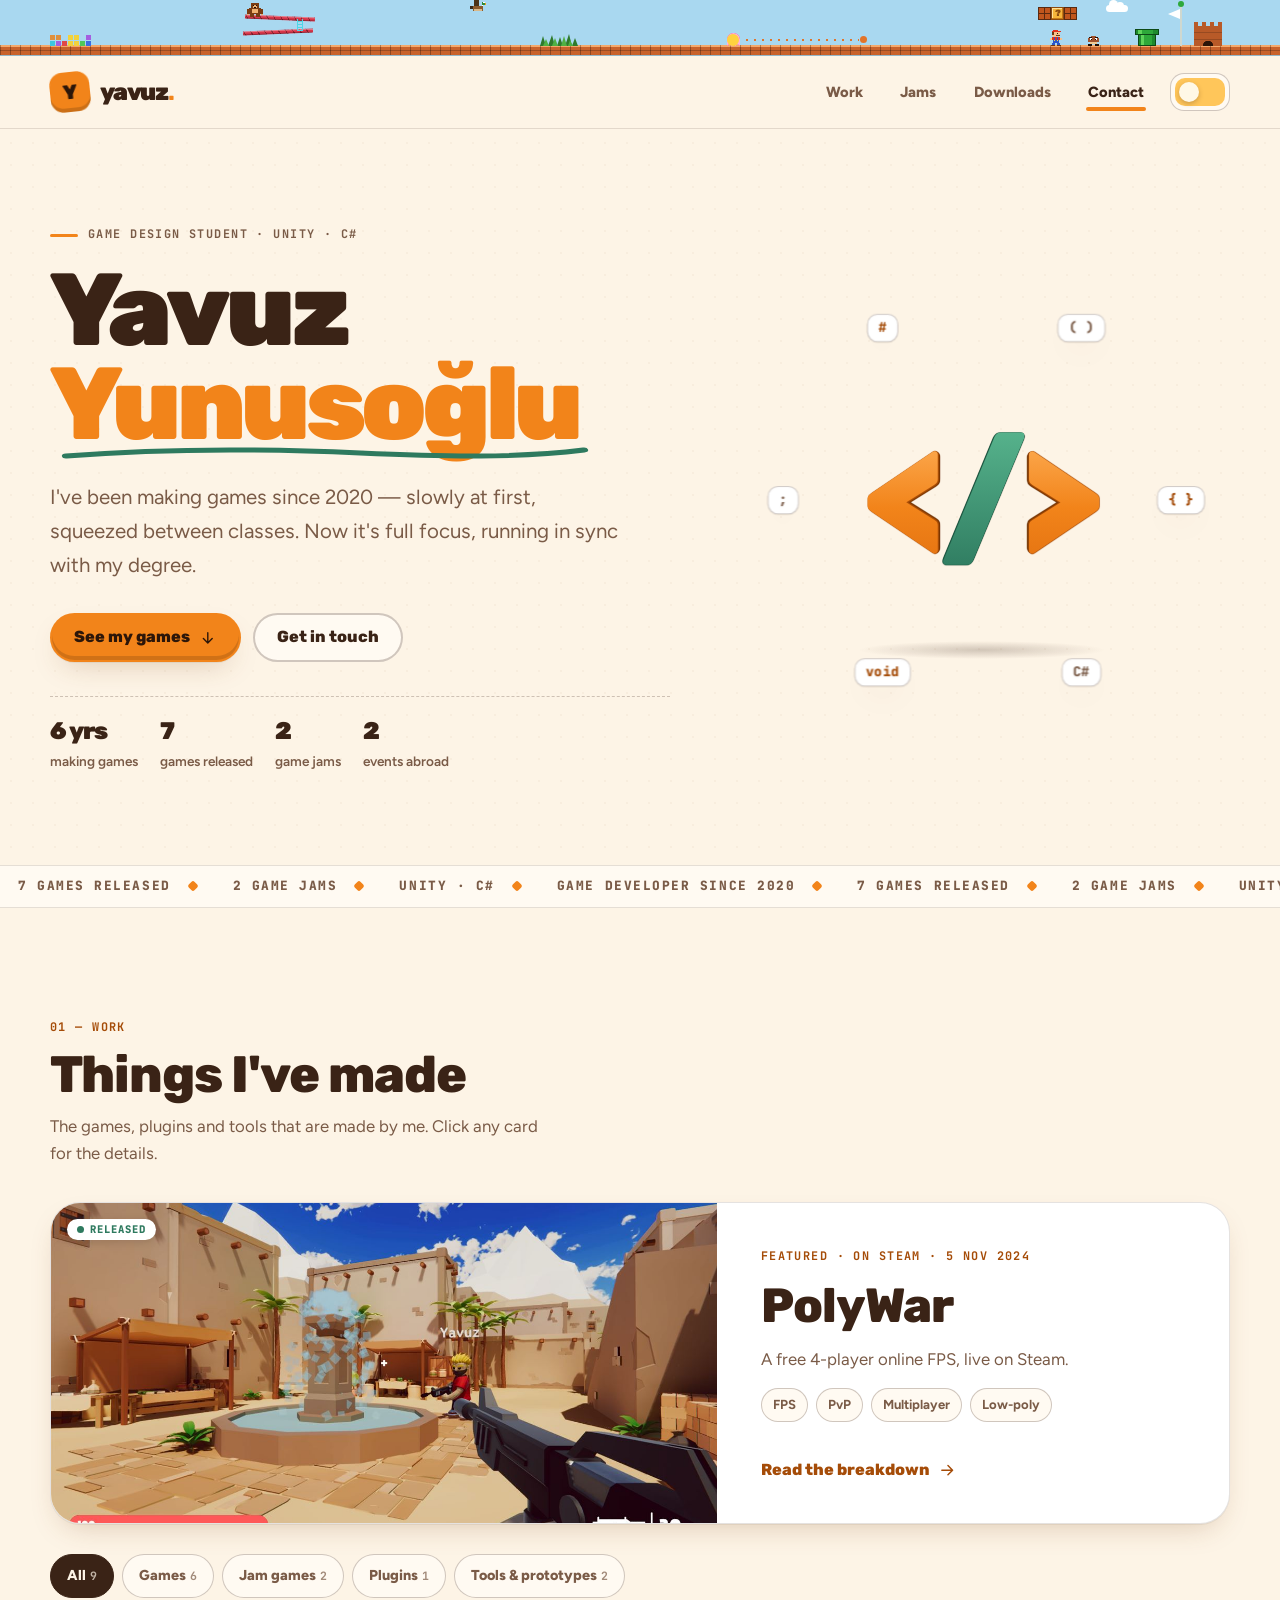
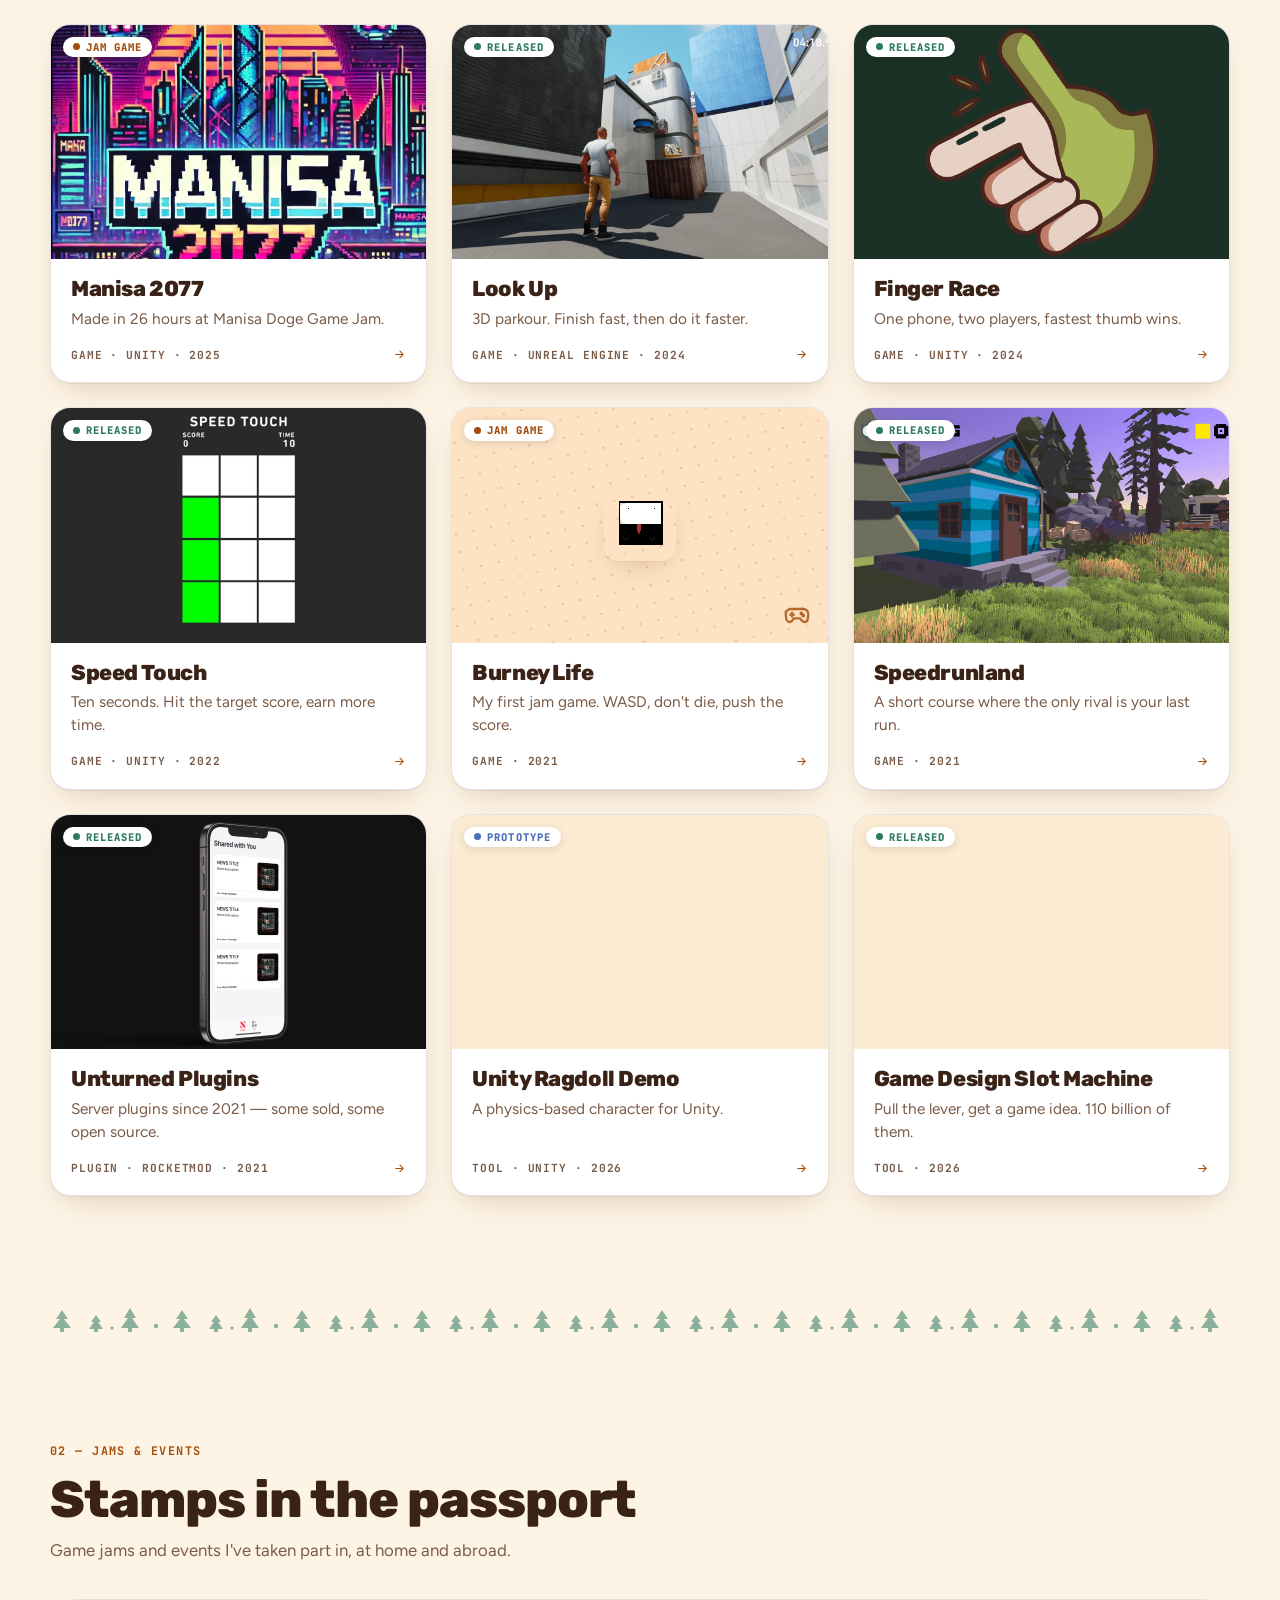
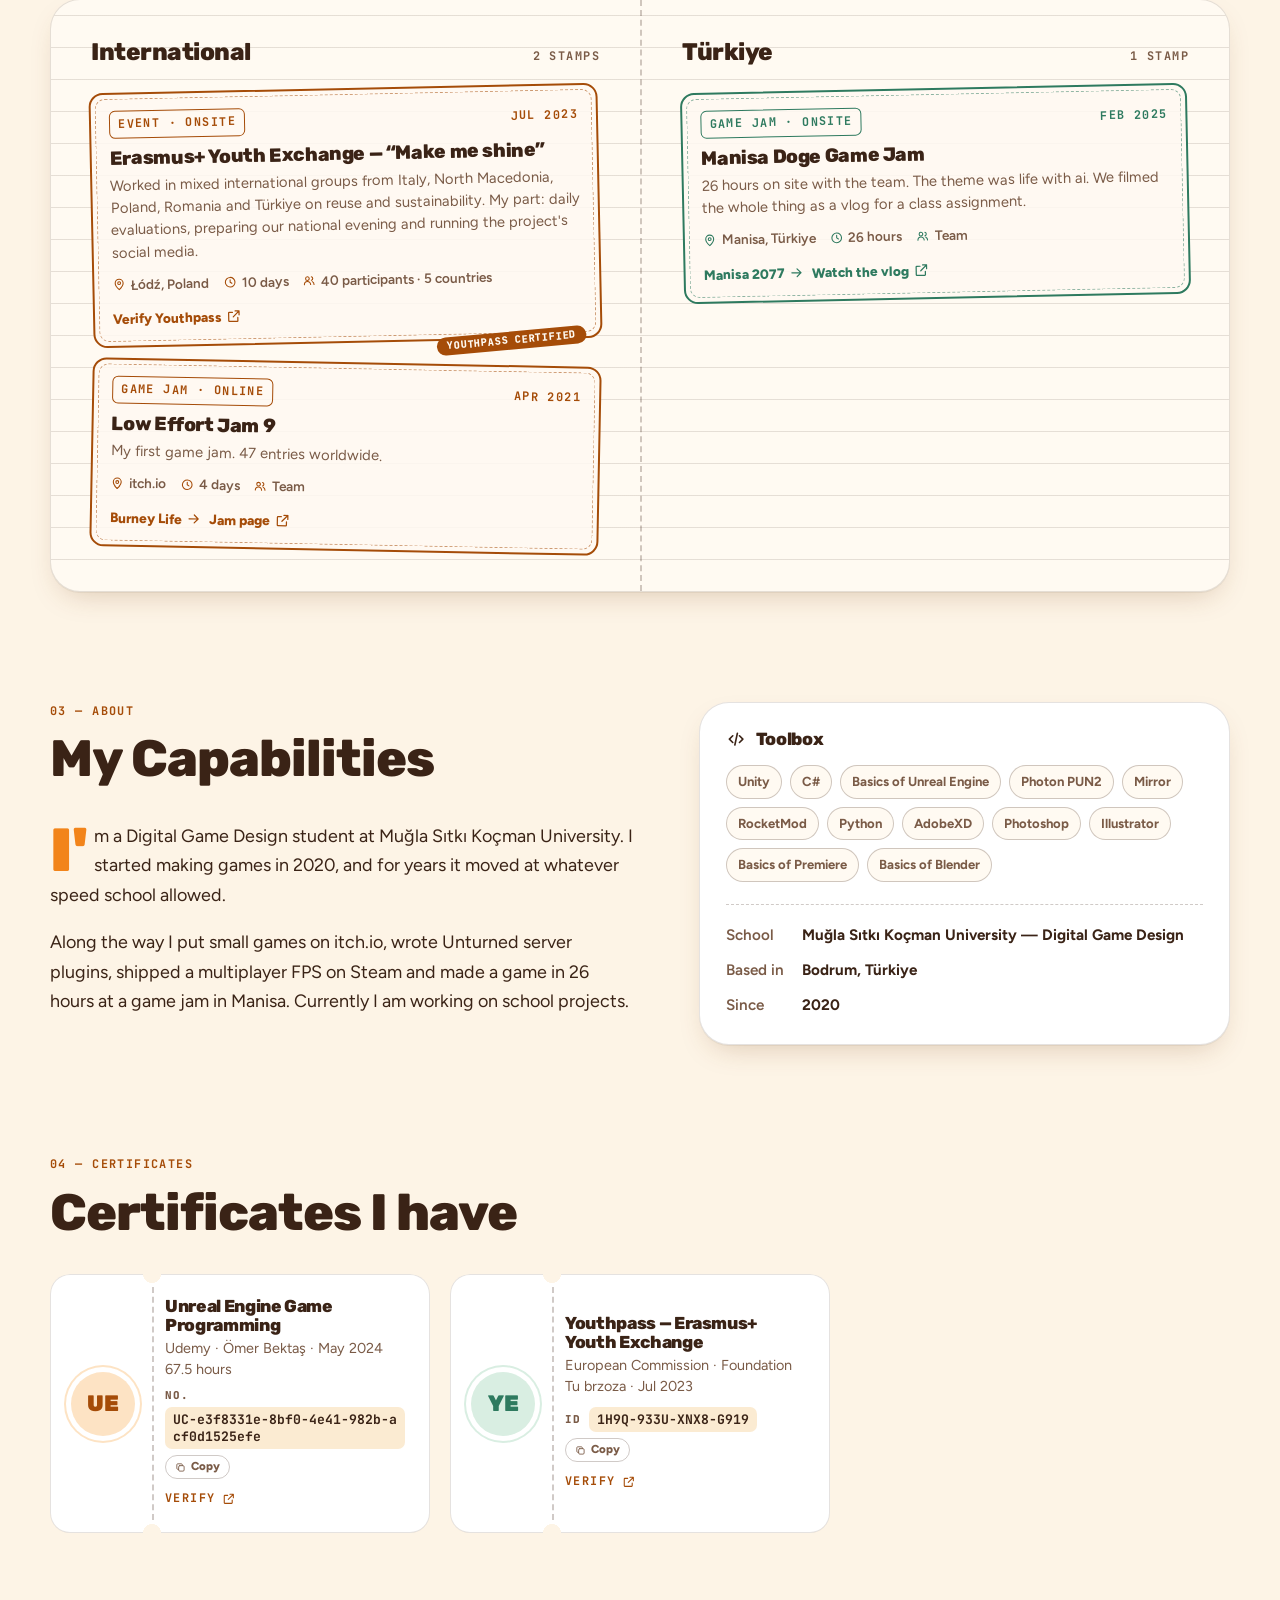
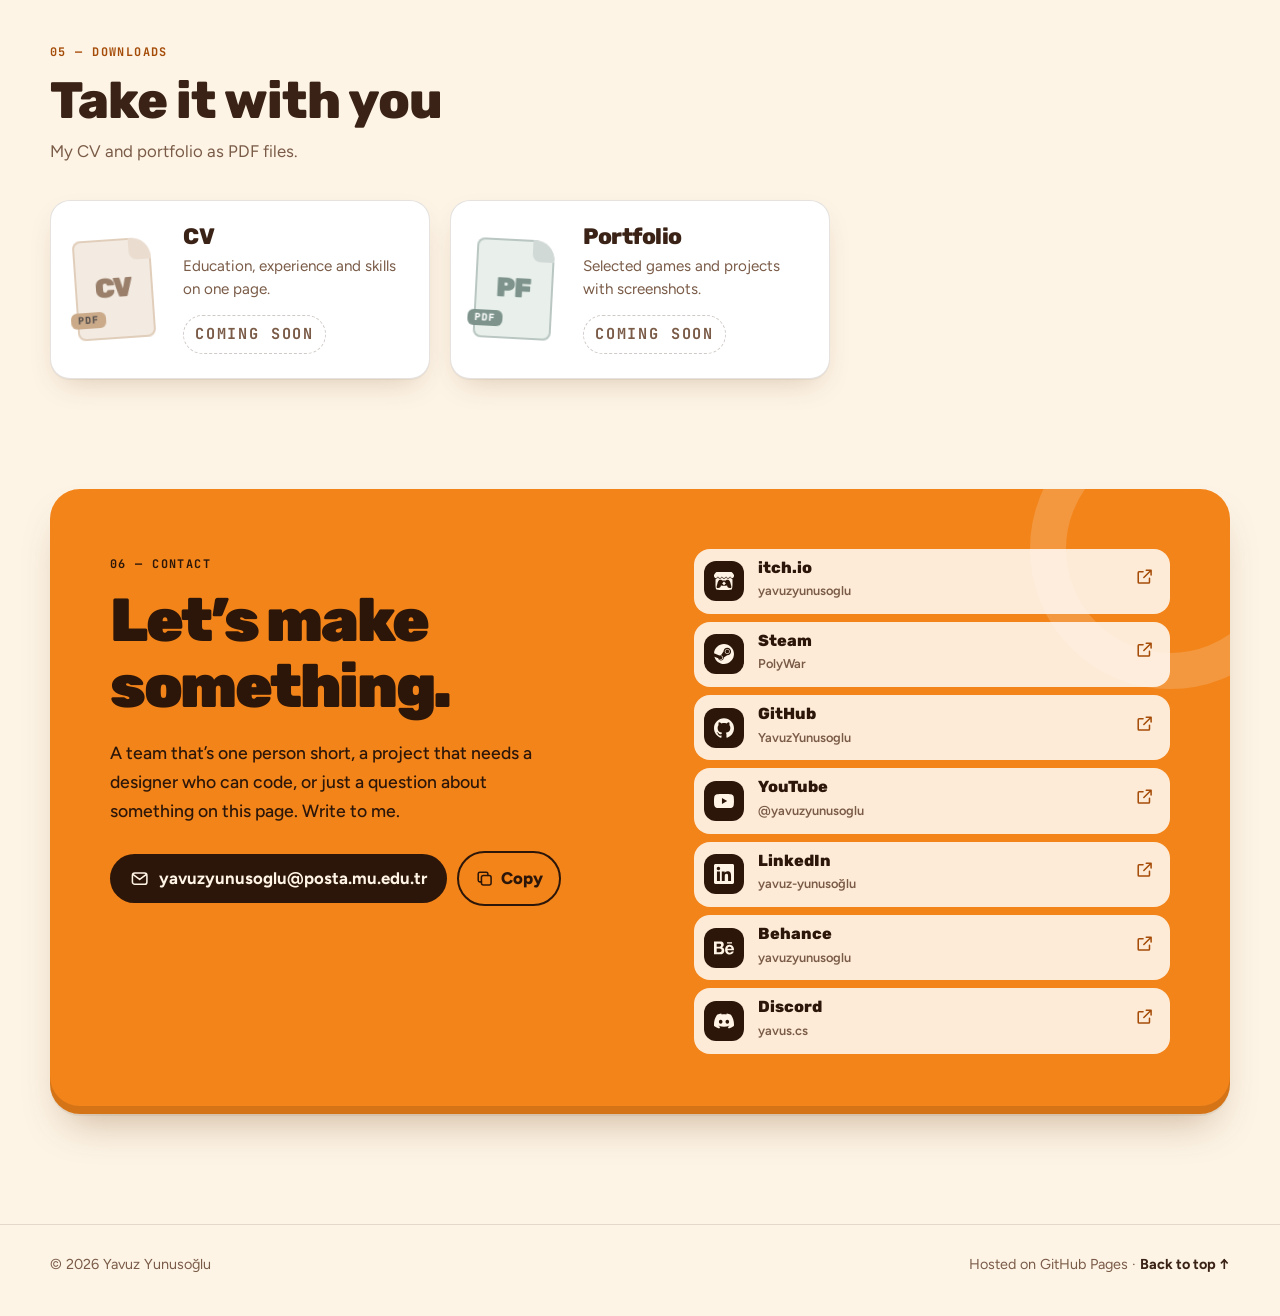
<file: index.html>
<!doctype html>
<html lang="en" data-theme="day">
<head>
  <meta charset="utf-8">
  <meta name="viewport" content="width=device-width, initial-scale=1">
  <title>Yavuz Yunusoğlu — Game Design</title>
  <meta name="description" content="Portfolio of Yavuz Yunusoğlu, a game design student and developer from Türkiye. Games, jams, Unturned plugins and tools.">
  <meta name="theme-color" content="#f2841a">
  <meta property="og:type" content="website">
  <meta property="og:title" content="Yavuz Yunusoğlu — Game Design">
  <meta property="og:description" content="Games, jams, plugins and tools by a game design student from Muğla.">
  <meta property="og:image" content="assets/img/polywar/3.jpg">
  <link rel="icon" href="assets/favicon.svg" type="image/svg+xml">
  <link rel="preload" href="assets/fonts/rubik-latin.woff2" as="font" type="font/woff2" crossorigin>
  <script>
    (function () {
      var t;
      try { t = localStorage.getItem("yavuz-theme"); } catch (e) {}
      if (t !== "day" && t !== "night") t = window.matchMedia && matchMedia("(prefers-color-scheme: dark)").matches ? "night" : "day";
      document.documentElement.setAttribute("data-theme", t);
    })();
  </script>
  <link rel="stylesheet" href="css/style.css">
</head>
<body data-page="home">
  <a class="skip" href="#main" data-t="skipLink"></a>

  <div class="ribbon" data-ribbon></div>
  <header class="site-header" data-header></header>

  <main id="main">
    <!-- Hero -->
    <section class="hero">
      <div class="wrap">
        <div>
          <p class="hero-kicker mono" data-t="hero.kicker"></p>
          <h1><span data-first></span> <span class="last" data-last></span></h1>
          <p class="hero-intro" data-intro></p>
          <div class="hero-cta" data-cta></div>
          <div class="hero-facts" data-facts></div>
        </div>

        <div class="code3d" data-code3d aria-hidden="true">
          <div class="code3d-stage"><div class="code3d-obj"></div></div>
          <div class="code3d-shadow"></div>
        </div>
      </div>

      <div class="ticker" aria-hidden="true"><div class="ticker-track" data-ticker></div></div>
    </section>

    <!-- Work -->
    <section class="section" id="work">
      <div class="wrap">
        <div class="section-head reveal">
          <div>
            <span class="num mono" data-t="work.number"></span>
            <h2 data-t="work.title"></h2>
            <p data-t="work.text"></p>
          </div>
        </div>
        <div data-featured></div>
        <div class="filters" role="group" data-t-aria="work.filterLabel" data-filters></div>
        <div class="grid" data-grid></div>
      </div>
    </section>

    <div class="wrap"><div class="pines" aria-hidden="true"></div></div>

    <!-- Jams & events -->
    <section class="section" id="jams">
      <div class="wrap">
        <div class="section-head reveal">
          <div>
            <span class="num mono" data-t="jams.number"></span>
            <h2 data-t="jams.title"></h2>
            <p data-t="jams.text"></p>
          </div>
        </div>
        <div class="passport reveal" data-passport></div>
      </div>
    </section>

    <!-- About -->
    <section class="section" id="about">
      <div class="wrap about">
        <div class="reveal">
          <div class="section-head">
            <div>
              <span class="num mono" data-t="about.number"></span>
              <h2 data-t="about.title"></h2>
            </div>
          </div>
          <div class="about-text" data-about></div>
        </div>
        <aside class="toolbox reveal" data-toolbox></aside>
      </div>
    </section>

    <!-- Certificates -->
    <section class="section" id="certificates">
      <div class="wrap">
        <div class="section-head reveal">
          <div>
            <span class="num mono" data-t="certificates.number"></span>
            <h2 data-t="certificates.title"></h2>
          </div>
        </div>
        <div class="certs reveal" data-certs></div>
      </div>
    </section>

    <!-- Downloads -->
    <section class="section" id="downloads">
      <div class="wrap">
        <div class="section-head reveal">
          <div>
            <span class="num mono" data-t="downloads.number"></span>
            <h2 data-t="downloads.title"></h2>
            <p data-t="downloads.text"></p>
          </div>
        </div>
        <div class="downloads reveal" data-downloads></div>
      </div>
    </section>

    <!-- Contact -->
    <section class="section" id="contact">
      <div class="wrap">
        <div class="contact reveal" data-contact></div>
      </div>
    </section>
  </main>

  <footer class="site-footer" data-footer></footer>

  <script src="data/profile.js"></script>
  <script src="data/content.js"></script>
  <script src="data/projects.js"></script>
  <script src="data/events.js"></script>
  <script src="data/downloads.js"></script>
  <script src="js/icons.js"></script>
  <script src="js/site.js"></script>
  <script src="js/home.js"></script>
</body>
</html>
</file>
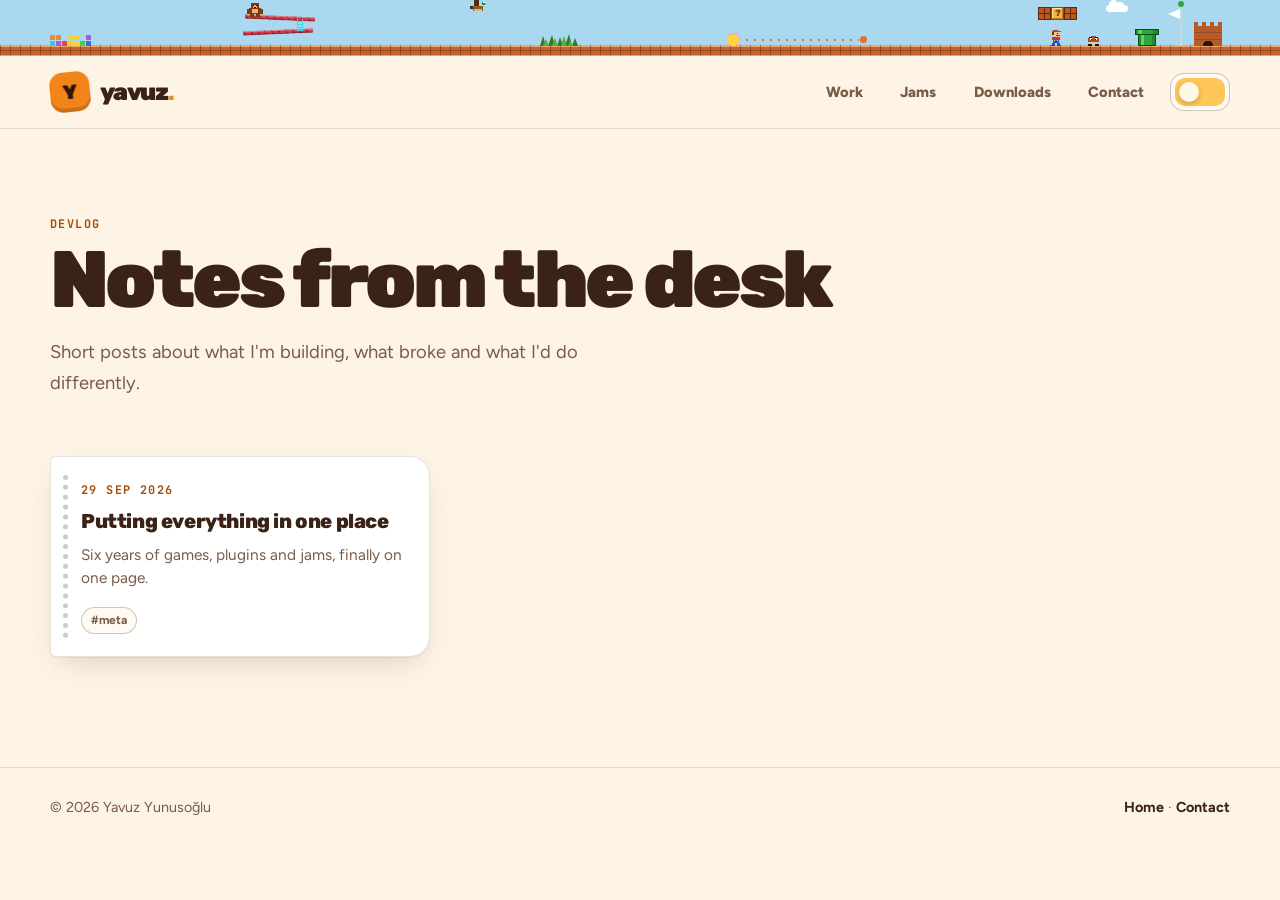
<file: devlog.html>
<!doctype html>
<html lang="en" data-theme="day">
<head>
  <meta charset="utf-8">
  <meta name="viewport" content="width=device-width, initial-scale=1">
  <title>Devlog — Yavuz Yunusoğlu</title>
  <meta name="description" content="Short development notes from Yavuz Yunusoğlu.">
  <meta name="theme-color" content="#f2841a">
  <link rel="icon" href="assets/favicon.svg" type="image/svg+xml">
  <script>
    (function () {
      var t;
      try { t = localStorage.getItem("yavuz-theme"); } catch (e) {}
      if (t !== "day" && t !== "night") t = window.matchMedia && matchMedia("(prefers-color-scheme: dark)").matches ? "night" : "day";
      document.documentElement.setAttribute("data-theme", t);
    })();
  </script>
  <link rel="stylesheet" href="css/style.css">
</head>
<body data-page="devlog">
  <a class="skip" href="#main" data-t="skipLink"></a>

  <div class="ribbon" data-ribbon></div>
  <header class="site-header" data-header></header>

  <main id="main">
    <div class="wrap" data-devlog></div>
  </main>

  <footer class="site-footer" data-footer></footer>

  <script src="data/profile.js"></script>
  <script src="data/content.js"></script>
  <script src="data/projects.js"></script>
  <script src="data/devlog.js"></script>
  <script src="js/icons.js"></script>
  <script src="js/site.js"></script>
  <script src="js/devlog.js"></script>
</body>
</html>
</file>
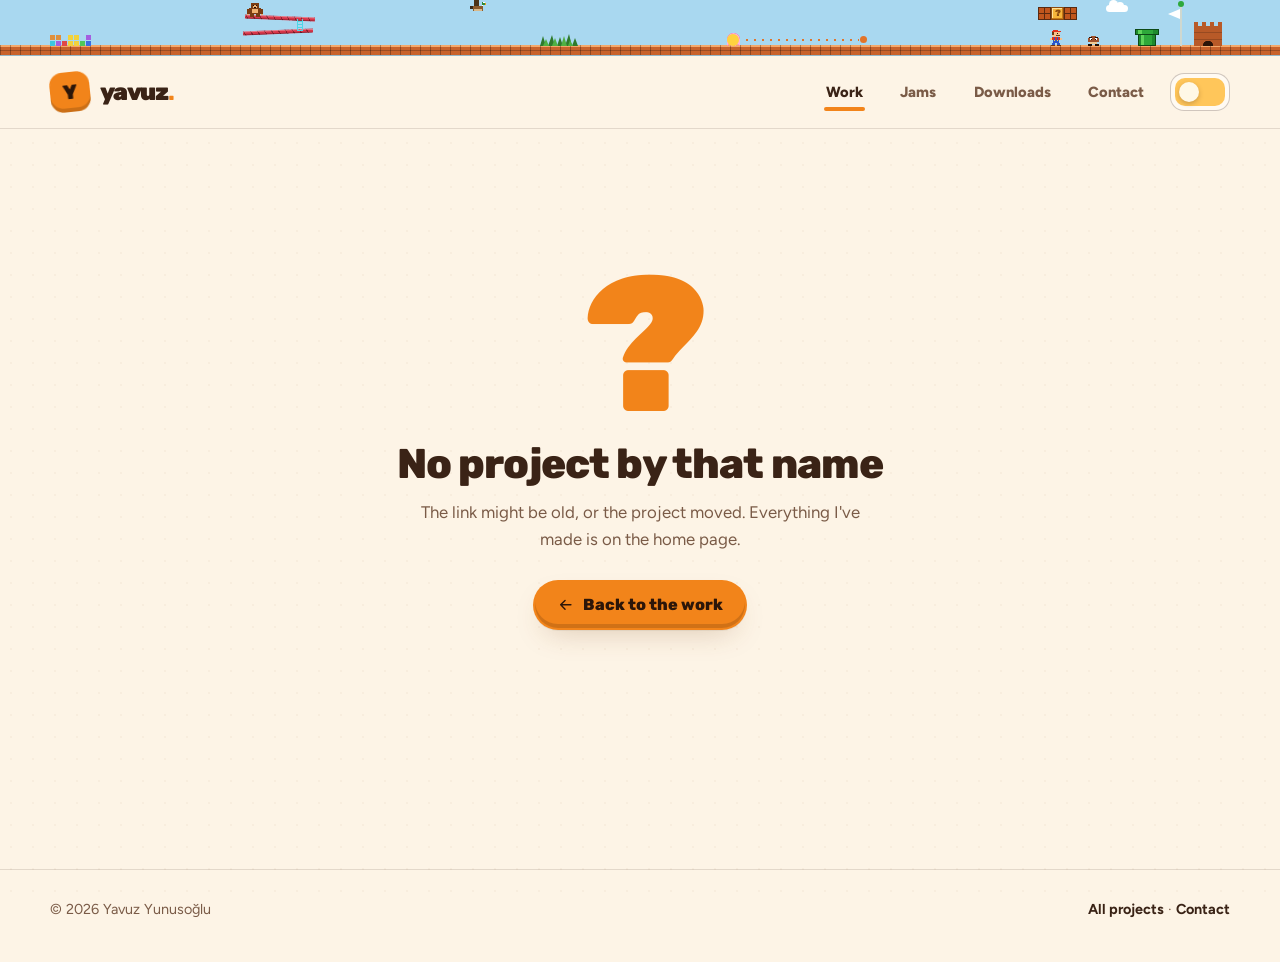
<file: project.html>
<!doctype html>
<html lang="en" data-theme="day">
<head>
  <meta charset="utf-8">
  <meta name="viewport" content="width=device-width, initial-scale=1">
  <title>Project — Yavuz Yunusoğlu</title>
  <meta name="description" content="Project breakdown by Yavuz Yunusoğlu.">
  <meta name="theme-color" content="#f2841a">
  <link rel="icon" href="assets/favicon.svg" type="image/svg+xml">
  <script>
    (function () {
      var t;
      try { t = localStorage.getItem("yavuz-theme"); } catch (e) {}
      if (t !== "day" && t !== "night") t = window.matchMedia && matchMedia("(prefers-color-scheme: dark)").matches ? "night" : "day";
      document.documentElement.setAttribute("data-theme", t);
    })();
  </script>
  <link rel="stylesheet" href="css/style.css">
</head>
<body data-page="project">
  <a class="skip" href="#main" data-t="skipLink"></a>

  <div class="ribbon" data-ribbon></div>
  <header class="site-header" data-header></header>

  <main id="main">
    <div class="wrap" data-project>
      <noscript><p class="crumbs">This page needs JavaScript to load the project. <a href="index.html">Back home</a></p></noscript>
    </div>
  </main>

  <div class="lightbox" hidden role="dialog" aria-modal="true" data-t-aria="project.viewer.label">
    <img alt="">
    <button class="lb-close" type="button" data-t-aria="project.viewer.close"></button>
    <button class="lb-prev" type="button" data-t-aria="project.viewer.prev"></button>
    <button class="lb-next" type="button" data-t-aria="project.viewer.next"></button>
    <span class="lb-count mono"></span>
  </div>

  <footer class="site-footer" data-footer></footer>

  <script src="data/profile.js"></script>
  <script src="data/content.js"></script>
  <script src="data/projects.js"></script>
  <script src="data/events.js"></script>
  <script src="js/icons.js"></script>
  <script src="js/site.js"></script>
  <script src="js/project.js"></script>
</body>
</html>
</file>
<file: css/style.css>
/* ==========================================================================
   yavuz. — personal portfolio
   Day: cream paper, tangerine, Muğla pine.  Night: soft dusk plum, muted amber.
   All colours live in the two token blocks below.
   ========================================================================== */

/* ---------- Fonts (self-hosted, latin + latin-ext for Turkish) ---------- */
@font-face { font-family: "Rubik"; font-weight: 400 900; font-display: swap; src: url("../assets/fonts/rubik-latin-ext.woff2") format("woff2"); unicode-range: U+0100-02BA, U+02BD-02C5, U+02C7-02CC, U+02CE-02D7, U+02DD-02FF, U+0304, U+0308, U+0329, U+1D00-1DBF, U+1E00-1E9F, U+1EF2-1EFF, U+2020, U+20A0-20AB, U+20AD-20C0, U+2113, U+2C60-2C7F, U+A720-A7FF; }
@font-face { font-family: "Rubik"; font-weight: 400 900; font-display: swap; src: url("../assets/fonts/rubik-latin.woff2") format("woff2"); unicode-range: U+0000-00FF, U+0131, U+0152-0153, U+02BB-02BC, U+02C6, U+02DA, U+02DC, U+0304, U+0308, U+0329, U+2000-206F, U+20AC, U+2122, U+2191, U+2193, U+2212, U+2215, U+FEFF, U+FFFD; }
@font-face { font-family: "Figtree"; font-weight: 400 800; font-display: swap; src: url("../assets/fonts/figtree-latin-ext.woff2") format("woff2"); unicode-range: U+0100-02BA, U+02BD-02C5, U+02C7-02CC, U+02CE-02D7, U+02DD-02FF, U+0304, U+0308, U+0329, U+1D00-1DBF, U+1E00-1E9F, U+1EF2-1EFF, U+2020, U+20A0-20AB, U+20AD-20C0, U+2113, U+2C60-2C7F, U+A720-A7FF; }
@font-face { font-family: "Figtree"; font-weight: 400 800; font-display: swap; src: url("../assets/fonts/figtree-latin.woff2") format("woff2"); unicode-range: U+0000-00FF, U+0131, U+0152-0153, U+02BB-02BC, U+02C6, U+02DA, U+02DC, U+0304, U+0308, U+0329, U+2000-206F, U+20AC, U+2122, U+2191, U+2193, U+2212, U+2215, U+FEFF, U+FFFD; }
@font-face { font-family: "JetBrains Mono"; font-weight: 500 800; font-display: swap; src: url("../assets/fonts/jetbrains-mono-latin-ext.woff2") format("woff2"); unicode-range: U+0100-02BA, U+02BD-02C5, U+02C7-02CC, U+02CE-02D7, U+02DD-02FF, U+0304, U+0308, U+0329, U+1D00-1DBF, U+1E00-1E9F, U+1EF2-1EFF, U+2020, U+20A0-20AB, U+20AD-20C0, U+2113, U+2C60-2C7F, U+A720-A7FF; }
@font-face { font-family: "JetBrains Mono"; font-weight: 500 800; font-display: swap; src: url("../assets/fonts/jetbrains-mono-latin.woff2") format("woff2"); unicode-range: U+0000-00FF, U+0131, U+0152-0153, U+02BB-02BC, U+02C6, U+02DA, U+02DC, U+0304, U+0308, U+0329, U+2000-206F, U+20AC, U+2122, U+2191, U+2193, U+2212, U+2215, U+FEFF, U+FFFD; }

/* ---------- Tokens ---------- */
:root {
  --bg: #fdf4e6;
  --paper: #fffaf2;
  --surface: #ffffff;
  --surface-2: #fbebd2;
  --ink: #3a2316;
  --ink-soft: #7a5b47;
  --orange: #f2841a;
  --orange-deep: #c9600e;
  --orange-text: #a54c08;
  --orange-wash: #fde3c4;
  --pine: #2e7a5f;
  --pine-wash: #d9eee2;
  --gold: #ffc65a;
  --line: rgba(58, 35, 22, .13);
  --line-strong: rgba(58, 35, 22, .24);
  --shadow: 0 1px 0 rgba(58, 35, 22, .06), 0 12px 30px -12px rgba(122, 70, 22, .28);
  --shadow-lift: 0 2px 0 rgba(58, 35, 22, .06), 0 22px 40px -16px rgba(122, 70, 22, .38);
  --on-orange: #2c1609;
  --sky-1: #bfe4de; --sky-2: #f7dcae; --ground: #7fbf6a; --ground-2: #5e9b4f; --dirt: #b8733a;

  --f-display: "Rubik", "Arial Rounded MT Bold", "Segoe UI", system-ui, sans-serif;
  --f-body: "Figtree", "Segoe UI", system-ui, -apple-system, sans-serif;
  --f-mono: "JetBrains Mono", "Cascadia Mono", Consolas, monospace;

  --r: 20px;
  --r-lg: 30px;
  --wrap: 1180px;
  --gutter: clamp(16px, 4vw, 40px);
  --ease: cubic-bezier(.2, .8, .2, 1);
  --spring: cubic-bezier(.3, 1.4, .5, 1);
  color-scheme: light;
}

:root[data-theme="night"] {
  /* Softer night: dusky plum instead of near-black, warm grey text instead of bright cream. */
  --bg: #2a2431;
  --paper: #2f2937;
  --surface: #352e3e;
  --surface-2: #3e3648;
  --ink: #e4d8ca;
  --ink-soft: #ada096;
  --orange: #e89148;
  --orange-deep: #f0a462;
  --orange-text: #f0a970;
  --orange-wash: #4a3935;
  --pine: #86c4a6;
  --pine-wash: #33423f;
  --gold: #d4a45c;
  --line: rgba(228, 216, 202, .10);
  --line-strong: rgba(228, 216, 202, .19);
  --shadow: 0 1px 0 rgba(0, 0, 0, .18), 0 14px 30px -14px rgba(0, 0, 0, .45);
  --shadow-lift: 0 2px 0 rgba(0, 0, 0, .18), 0 22px 40px -16px rgba(0, 0, 0, .55);
  --on-orange: #2a1a10;
  --sky-1: #3a3552; --sky-2: #4a3d56; --ground: #4b6356; --ground-2: #3d5247; --dirt: #5e4638;
  color-scheme: dark;
}

/* ---------- Base ---------- */
*, *::before, *::after { box-sizing: border-box; }
[hidden] { display: none !important; }
html { scroll-behavior: smooth; -webkit-text-size-adjust: 100%; text-size-adjust: 100%; }
body {
  margin: 0;
  background: var(--bg);
  color: var(--ink);
  font: 400 1.05rem/1.65 var(--f-body);
  overflow-x: hidden;
  transition: background-color .5s ease, color .5s ease;
}
body::before { /* paper grain */
  content: ""; position: fixed; inset: 0; pointer-events: none; z-index: 0; opacity: .5;
  background-image: radial-gradient(rgba(122, 70, 22, .07) 1px, transparent 1px);
  background-size: 22px 22px;
}
:root[data-theme="night"] body::before { background-image: radial-gradient(rgba(255, 220, 180, .04) 1px, transparent 1px); }
main, header, footer, .ribbon { position: relative; z-index: 1; }

h1, h2, h3, h4 { font-family: var(--f-display); line-height: 1.08; margin: 0; letter-spacing: -.02em; font-weight: 800; }
p { margin: 0 0 1em; }
a { color: inherit; }
img { max-width: 100%; display: block; }
button { font: inherit; color: inherit; }
::selection { background: var(--orange); color: var(--on-orange); }

:focus-visible { outline: 3px solid var(--orange); outline-offset: 3px; border-radius: 6px; }

.wrap { width: min(var(--wrap), 100% - 2 * var(--gutter)); margin-inline: auto; }
.mono { font-family: var(--f-mono); font-size: .74rem; font-weight: 700; letter-spacing: .12em; text-transform: uppercase; }
.skip { position: absolute; left: -999px; top: 8px; z-index: 100; background: var(--orange); color: var(--on-orange); padding: 8px 16px; border-radius: 12px; font-weight: 700; }
.skip:focus { left: 8px; }
.icon { width: 1.15em; height: 1.15em; flex: none; }
.sr-only { position: absolute; width: 1px; height: 1px; overflow: hidden; clip: rect(0 0 0 0); white-space: nowrap; }

/* ---------- Status ribbon: a strip of arcade classics ---------- */
.ribbon {
  --r-sky: #a9d8f0; --r-ink: #3b2a1e; --pac-dot: #e2742a;
  height: 56px; overflow: hidden;
  background: var(--r-sky);
  border-bottom: 1px solid rgba(58, 35, 22, .18);
  transition: background .5s ease;
}
:root[data-theme="night"] .ribbon { --r-sky: #2f3252; --r-ink: #e6dac8; --pac-dot: #f6c9a8; }
.ribbon::after { /* brick floor across the whole strip */
  content: ""; position: absolute; left: 0; right: 0; bottom: 0; height: 10px; pointer-events: none;
  background:
    linear-gradient(90deg, rgba(0, 0, 0, .28) 1px, transparent 1px) 0 0 / 10px 10px,
    linear-gradient(180deg, #f3a86b 0 2px, transparent 2px),
    linear-gradient(180deg, transparent 5px, rgba(0, 0, 0, .22) 5px 6px, transparent 6px),
    #c8622b;
}
:root[data-theme="night"] .ribbon::after { filter: brightness(.72) saturate(.85); }
.ribbon .wrap { position: relative; z-index: 1; height: 100%; }
.level { position: relative; display: flex; align-items: flex-end; justify-content: space-between; gap: 24px; height: 56px; }
.scene { position: relative; flex: none; height: 56px; }
.level i { position: absolute; display: block; }

.s-tetris { width: 46px; }
.s-kong { width: 78px; }
.s-hunt { width: 112px; }

/* Tetris: an O piece drops into the gap, the line flashes and clears */
.level .tet { left: 0; bottom: 10px; width: 42px; height: 42px; overflow: hidden; }
.level .tet i { width: 5px; height: 5px; }
.level .tet-row0 { left: 0; bottom: 0; background: #3cc6e0; box-shadow: 6px 0 #a45ee0, 12px 0 #e04848, 30px 0 #4fc85a, 36px 0 #3c6de0; animation: tet-clear 5s linear infinite; }
.level .tet-row1 { left: 0; bottom: 6px; background: #e0903c; box-shadow: 6px 0 #e0903c, 36px 0 #a45ee0; animation: tet-fall 5s linear infinite; }
.level .tet-piece { left: 18px; bottom: 0; background: #f2d23c; box-shadow: 6px 0 #f2d23c, 0 -6px #f2d23c, 6px -6px #f2d23c; animation: tet-drop 5s linear infinite; }
@keyframes tet-drop {
  0% { transform: translateY(-42px); opacity: 1; animation-timing-function: steps(7, end); }
  45%, 66% { transform: translateY(0); }
  70%, 90% { transform: translateY(6px); opacity: 1; }
  95%, 100% { transform: translateY(6px); opacity: 0; }
}
@keyframes tet-fall { 0%, 66% { transform: none; opacity: 1; } 70%, 90% { transform: translateY(6px); opacity: 1; } 95%, 100% { transform: translateY(6px); opacity: 0; } }
@keyframes tet-clear { 0%, 45% { filter: none; opacity: 1; } 50% { filter: brightness(3); } 55% { filter: none; } 60% { filter: brightness(3); } 66%, 100% { opacity: 0; } }

/* Donkey Kong: red girders, a ladder, an ape throwing barrels */
.level .girder {
  left: 2px; width: 70px; height: 4px;
  background: repeating-linear-gradient(60deg, transparent 0 2px, rgba(0, 0, 0, .35) 2px 3px, transparent 3px 6px), #d8364a;
  box-shadow: inset 0 1px rgba(255, 255, 255, .35), inset 0 -1px rgba(0, 0, 0, .3);
}
.level .g-top { bottom: 36px; transform: rotate(2.5deg); }
.level .g-low { bottom: 22px; left: 0; transform: rotate(-2.5deg); }
.level .ladder { left: 54px; bottom: 25px; width: 6px; height: 12px; border-inline: 1px solid #4fd6e6; background: repeating-linear-gradient(180deg, transparent 0 2px, #4fd6e6 2px 3px); }
.level .ape {
  left: 4px; bottom: 39px; width: 16px; height: 14px;
  background: url("data:image/svg+xml,%3Csvg xmlns='http://www.w3.org/2000/svg' viewBox='0 0 16 14' shape-rendering='crispEdges'%3E%3Cpath fill='%237a3b12' d='M4 0h8v5H4zM2 5h12v6H2zM0 6h2v6H0zM14 6h2v6h-2zM3 11h4v3H3zM9 11h4v3H9z'/%3E%3Cpath fill='%23f0b070' d='M6 2h4v3H6zM5 6h6v4H5zM0 11h2v1H0zM14 11h2v1h-2z'/%3E%3Cpath fill='%23201008' d='M6 2h1v1H6zM9 2h1v1H9zM7 4h2v1H7z'/%3E%3C/svg%3E") center / 100% 100% no-repeat;
  animation: ape 4s linear infinite;
}
.level .barrel { left: 20px; bottom: 40px; width: 6px; height: 6px; opacity: 0; animation: barrel 4s linear infinite; }
.level .barrel::before { content: ""; position: absolute; inset: 0; border-radius: 2px; background: linear-gradient(90deg, #8a4a1a 0 1px, #c9782e 1px 5px, #8a4a1a 5px); box-shadow: inset 0 1px #5a2e0e, inset 0 -1px #5a2e0e; animation: spin .5s linear infinite; }
@keyframes spin { to { transform: rotate(360deg); } }
@keyframes ape { 0%, 4% { transform: translateY(-2px); } 8%, 100% { transform: none; } }
@keyframes barrel {
  0% { transform: translate(0, 0); opacity: 0; }
  5% { opacity: 1; }
  35% { transform: translate(46px, 2px); }
  41% { transform: translate(50px, 13px); }
  74% { transform: translate(-16px, 17px); }
  80% { transform: translate(-22px, 30px); opacity: 1; }
  86%, 100% { transform: translate(-22px, 30px); opacity: 0; }
}

/* Duck Hunt: a duck zig-zags across, gets hit, drops into the grass, the dog pops up */
.level .duck {
  left: 0; top: 0; width: 18px; height: 14px; z-index: 1; image-rendering: pixelated;
  background: url("data:image/svg+xml,%3Csvg xmlns='http://www.w3.org/2000/svg' viewBox='0 0 24 9' shape-rendering='crispEdges'%3E%3Cpath fill='%238b5a2b' d='M3 4h7v3H3zM15 4h7v3h-7z'/%3E%3Cpath fill='%23d9b98a' d='M4 6h5v1H4zM16 6h5v1h-5z'/%3E%3Cpath fill='%233a2a1a' d='M1 4h2v2H1zM13 4h2v2h-2z'/%3E%3Cpath fill='%232e8b3a' d='M9 1h2v2H9zM21 1h2v2h-2z'/%3E%3Cpath fill='%23fff' d='M10 1h1v1h-1zM22 1h1v1h-1zM9 3h1v1H9zM21 3h1v1h-1z'/%3E%3Cpath fill='%23f0a020' d='M11 2h1v1h-1zM23 2h1v1h-1z'/%3E%3Cpath fill='%234a3218' d='M4 0h3v4H4zM16 6h3v3h-3z'/%3E%3C/svg%3E") 0 0 / 36px 14px no-repeat;
  animation: duck 7s linear infinite, flap .3s steps(2) infinite;
}
@keyframes flap { to { background-position: -36px 0; } }
@keyframes duck { /* rises out of the grass, zig-zags, gets hit, drops back in */
  0% { transform: translate(78px, 44px); opacity: 1; }
  10% { transform: translate(56px, 10px); }
  24% { transform: translate(26px, 22px); }
  38% { transform: translate(0, 2px); }
  50% { transform: translate(36px, 16px); }
  60%, 65% { transform: translate(76px, 2px); }
  66% { transform: translate(76px, 2px) scaleY(-1); }
  75% { transform: translate(78px, 44px) scaleY(-1); opacity: 1; }
  76%, 100% { transform: translate(78px, 44px) scaleY(-1); opacity: 0; }
}
.level .hunt { left: 72px; bottom: 10px; width: 38px; height: 26px; overflow: hidden; z-index: 2; pointer-events: none; }
.level .grass {
  left: 0; right: 0; bottom: 0; height: 12px; z-index: 1;
  background: url("data:image/svg+xml,%3Csvg xmlns='http://www.w3.org/2000/svg' viewBox='0 0 38 12' preserveAspectRatio='none'%3E%3Cpath fill='%232f7a2c' d='M0 12L3 2 6 12zM8 12l4-11 3 11zM17 12l3-9 3 9zM25 12l4-12 3 12zM32 12l3-8 3 8z'/%3E%3Cpath fill='%234fb043' d='M3 12l3-7 3 7zM12 12l3-8 3 8zM21 12l3-10 3 10zM28 12l2-6 3 6z'/%3E%3C/svg%3E") center / 100% 100% no-repeat;
}
.level .dog {
  left: 10px; bottom: 0; width: 14px; height: 13px;
  background: url("data:image/svg+xml,%3Csvg xmlns='http://www.w3.org/2000/svg' viewBox='0 0 14 13' shape-rendering='crispEdges'%3E%3Cpath fill='%23b5651d' d='M3 0h7v7H3z'/%3E%3Cpath fill='%235a2e0e' d='M1 1h3v6H1z'/%3E%3Cpath fill='%23f0c890' d='M9 3h4v3H9zM4 7h6v6H4z'/%3E%3Cpath fill='%23201008' d='M12 3h1v1h-1zM7 2h1v1H7zM10 5h3v1h-3z'/%3E%3Cpath fill='%232e8b3a' d='M11 8h3v2h-3z'/%3E%3C/svg%3E") center / 100% 100% no-repeat;
  transform: translateY(14px);
  animation: dog 7s linear infinite;
}
@keyframes dog {
  0%, 75% { transform: translateY(14px); }
  79% { transform: translateY(0); }
  82% { transform: translateY(1px); } 85% { transform: translateY(0); } 88% { transform: translateY(1px); }
  91% { transform: translateY(0); }
  95%, 100% { transform: translateY(14px); }
}

/* Pac-Man: eats the dots, grabs the power pellet, then chases the frightened ghosts back */
.s-pac { width: 156px; }
.level .maze { left: 0; bottom: 10px; width: 152px; height: 20px; overflow: hidden; }
.level .dots { left: 16px; right: 20px; top: 13px; height: 2px; background: radial-gradient(circle, var(--pac-dot) 1px, transparent 1.3px) 0 0 / 8px 2px repeat-x; }
.level .pellet { right: 12px; top: 10px; width: 7px; height: 7px; border-radius: 50%; background: var(--pac-dot); animation: pellet .5s steps(1) infinite, pellet-eat 6s linear infinite; }
.level .eaten { left: 0; top: 11px; height: 6px; width: 0; background: var(--r-sky); animation: eaten 6s linear infinite; }
.level .pacman {
  left: 0; top: 8px; width: 12px; height: 12px; border-radius: 50%; background: #ffd23f; z-index: 2;
  animation: pac-move 6s linear infinite, chomp .24s linear infinite alternate;
}
@keyframes chomp {
  from { clip-path: polygon(100% 18%, 45% 50%, 100% 82%, 100% 100%, 0 100%, 0 0, 100% 0); }
  to   { clip-path: polygon(100% 50%, 45% 50%, 100% 50%, 100% 100%, 0 100%, 0 0, 100% 0); }
}
@keyframes pac-move {
  0% { transform: translateX(-14px); }
  55% { transform: translateX(128px); }
  57% { transform: translateX(128px) scaleX(-1); }
  92% { transform: translateX(-16px) scaleX(-1); }
  100% { transform: translateX(-16px) scaleX(-1); }
}
@keyframes eaten { 0% { width: 0; } 55%, 99% { width: 142px; } 100% { width: 0; } }
@keyframes pellet { 50% { opacity: 0; } }
@keyframes pellet-eat { 0%, 54% { visibility: visible; } 55%, 99% { visibility: hidden; } 100% { visibility: visible; } }
.level .ghost { left: 0; top: 7px; width: 13px; height: 13px; z-index: 1; animation: ghost 6s linear infinite; }
.level .ghost::before, .level .ghost::after { content: ""; position: absolute; inset: 0; background: center / 100% 100% no-repeat; }
.level .g1::before { background-image: url("data:image/svg+xml,%3Csvg xmlns='http://www.w3.org/2000/svg' viewBox='0 0 14 14'%3E%3Cpath fill='%23ff3b3b' d='M0 14V7a7 7 0 0 1 14 0v7l-2.3-2-2.4 2-2.3-2-2.3 2-2.4-2z'/%3E%3Ccircle cx='4.5' cy='6' r='2' fill='%23fff'/%3E%3Ccircle cx='10' cy='6' r='2' fill='%23fff'/%3E%3Ccircle cx='5.4' cy='6' r='1' fill='%232d4fe0'/%3E%3Ccircle cx='10.9' cy='6' r='1' fill='%232d4fe0'/%3E%3C/svg%3E"); }
.level .g2::before { background-image: url("data:image/svg+xml,%3Csvg xmlns='http://www.w3.org/2000/svg' viewBox='0 0 14 14'%3E%3Cpath fill='%23ffb0e0' d='M0 14V7a7 7 0 0 1 14 0v7l-2.3-2-2.4 2-2.3-2-2.3 2-2.4-2z'/%3E%3Ccircle cx='4.5' cy='6' r='2' fill='%23fff'/%3E%3Ccircle cx='10' cy='6' r='2' fill='%23fff'/%3E%3Ccircle cx='5.4' cy='6' r='1' fill='%232d4fe0'/%3E%3Ccircle cx='10.9' cy='6' r='1' fill='%232d4fe0'/%3E%3C/svg%3E"); }
.level .ghost::after { /* frightened */
  opacity: 0; animation: scared 6s steps(1) infinite;
  background-image: url("data:image/svg+xml,%3Csvg xmlns='http://www.w3.org/2000/svg' viewBox='0 0 14 14'%3E%3Cpath fill='%232d3fe0' d='M0 14V7a7 7 0 0 1 14 0v7l-2.3-2-2.4 2-2.3-2-2.3 2-2.4-2z'/%3E%3Cpath fill='%23f6c9a8' d='M4 5h2v2H4zM8 5h2v2H8zM2 10l2-1.5 2 1.5 2-1.5 2 1.5 2-1.5' stroke='%23f6c9a8' stroke-width='.8'/%3E%3C/svg%3E");
}
.level .ghost.g2 { animation-name: ghost2; }
.level .ghost.g2::after { animation-name: scared2; }
@keyframes ghost {
  0% { transform: translateX(-40px); }
  55% { transform: translateX(104px); }
  57% { transform: translateX(104px) scaleX(-1); }
  79% { transform: translateX(36px) scaleX(-1); opacity: 1; }
  80%, 100% { transform: translateX(36px) scaleX(-1); opacity: 0; }
}
@keyframes ghost2 {
  0% { transform: translateX(-58px); }
  55% { transform: translateX(84px); }
  57% { transform: translateX(84px) scaleX(-1); }
  90% { transform: translateX(-30px) scaleX(-1); opacity: 1; }
  91%, 100% { transform: translateX(-30px) scaleX(-1); opacity: 0; }
}
@keyframes scared { 0% { opacity: 0; } 55% { opacity: 1; } 76% { opacity: 1; } 77% { opacity: 0; } 78% { opacity: 1; } 79%, 100% { opacity: 1; } }
@keyframes scared2 { 0% { opacity: 0; } 55%, 100% { opacity: 1; } }

/* Platformer: bricks, ? block, coin, runner, walker, pipe, flag, castle */
.mario { position: relative; width: 200px; height: 56px; }
.mario .cloud { left: 76px; top: 5px; width: 22px; height: 7px; border-radius: 6px; background: #fff; animation: drift 14s linear infinite alternate; }
.mario .cloud::before, .mario .cloud::after { content: ""; position: absolute; border-radius: 50%; background: inherit; }
.mario .cloud::before { left: 3px; top: -5px; width: 9px; height: 9px; }
.mario .cloud::after { left: 10px; top: -3px; width: 8px; height: 8px; }
:root[data-theme="night"] .mario .cloud { background: rgba(220, 215, 235, .35); }

.mario .brick, .mario .qblock { top: 7px; width: 13px; height: 13px; z-index: 2; }
.mario .brick {
  background:
    linear-gradient(180deg, transparent 6px, #5a2a10 6px 7px, transparent 7px),
    linear-gradient(90deg, transparent 6px, #5a2a10 6px 7px, transparent 7px) 0 0 / 13px 6.5px,
    #c0561d;
  box-shadow: inset 0 0 0 1px #5a2a10;
}
.mario .b1 { left: 8px; }
.mario .qblock { left: 21px; background: #f5b53a; box-shadow: inset 0 0 0 1px #8a4b10, inset -2px -2px 0 #c77a18, inset 2px 2px 0 #ffe29a; animation: bump 4.8s linear infinite; }
.mario .qblock::after { content: "?"; position: absolute; inset: 0; display: grid; place-items: center; font: 900 9px/1 var(--f-display); color: #8a4b10; }
.mario .b2 { left: 34px; }
.mario .coin { left: 24px; top: 8px; width: 7px; height: 10px; border-radius: 50%; background: #ffd23f; box-shadow: inset -2px 0 #d69a14; opacity: 0; z-index: 1; animation: coin 4.8s linear infinite; }

/* 12x16 pixel runner (red cap, blue overalls) */
.mario .runner {
  left: 20px; bottom: 10px; width: 12px; height: 16px; z-index: 1;
  image-rendering: pixelated;
  background: url("data:image/svg+xml,%3Csvg xmlns='http://www.w3.org/2000/svg' viewBox='0 0 12 16' shape-rendering='crispEdges'%3E%3Cpath fill='%23e0301e' d='M3 0h5v1H3zM2 1h9v1H2zM2 7h8v3H2z'/%3E%3Cpath fill='%23f8c08a' d='M2 2h8v4H2zM3 6h6v1H3zM0 8h2v2H0zM10 8h2v2h-2z'/%3E%3Cpath fill='%236b3a12' d='M2 2h2v3H2zM6 5h4v1H6zM1 15h4v1H1zM7 15h4v1H7z'/%3E%3Cpath fill='%23201008' d='M7 3h1v1H7z'/%3E%3Cpath fill='%232a55c9' d='M4 7h1v3H4zM7 7h1v3H7zM3 10h6v3H3zM2 13h3v2H2zM7 13h3v2H7z'/%3E%3Cpath fill='%23ffd23f' d='M4 10h1v1H4zM7 10h1v1H7z'/%3E%3C/svg%3E") center / 100% 100% no-repeat;
  animation: run 4.8s linear infinite;
}
/* 10x9 pixel mushroom walker: two frames, feet take turns */
.mario .walker {
  left: 58px; bottom: 10px; width: 11px; height: 10px; z-index: 1; image-rendering: pixelated;
  background: url("data:image/svg+xml,%3Csvg xmlns='http://www.w3.org/2000/svg' viewBox='0 0 20 9' shape-rendering='crispEdges'%3E%3Cpath fill='%23a0522d' d='M3 0h4v1H3zM1 1h8v1H1zM0 2h10v3H0zM13 0h4v1h-4zM11 1h8v1h-8zM10 2h10v3H10z'/%3E%3Cpath fill='%23fff' d='M2 2h2v2H2zM6 2h2v2H6zM12 2h2v2h-2zM16 2h2v2h-2z'/%3E%3Cpath fill='%23201008' d='M3 3h1v1H3zM6 3h1v1H6zM1 1h3v1H1zM6 1h3v1H6zM13 3h1v1h-1zM16 3h1v1h-1zM11 1h3v1h-3zM16 1h3v1h-3z'/%3E%3Cpath fill='%23f1c890' d='M2 5h6v2H2zM12 5h6v2h-6z'/%3E%3Cpath fill='%23201008' d='M0 7h4v2H0zM6 7h4v2H6zM11 6h4v2h-4zM16 7h4v2h-4z'/%3E%3C/svg%3E") 0 0 / 22px 10px no-repeat;
  animation: patrol 3.2s linear infinite, step .36s steps(2) infinite;
}
.mario .pipe { left: 108px; bottom: 10px; width: 18px; height: 16px; z-index: 2; background: linear-gradient(90deg, #1f8a2e 0 3px, #5fd35a 3px 6px, #2ea83a 6px 14px, #1f8a2e 14px); box-shadow: inset 0 0 0 1px #0d4a17; }
.mario .pipe::before { content: ""; position: absolute; left: -3px; right: -3px; top: -1px; height: 6px; background: linear-gradient(90deg, #1f8a2e 0 3px, #5fd35a 3px 7px, #2ea83a 7px 18px, #1f8a2e 18px); box-shadow: inset 0 0 0 1px #0d4a17; }
.mario .pole { left: 150px; bottom: 10px; width: 2px; height: 40px; background: #cfd8cf; z-index: 1; }
.mario .pole::before { content: ""; position: absolute; left: -2px; top: -5px; width: 6px; height: 6px; border-radius: 50%; background: #2ea83a; }
.mario .pole::after { content: ""; position: absolute; right: 2px; top: 3px; border-right: 12px solid #fff; border-top: 5px solid transparent; border-bottom: 5px solid transparent; animation: wave 1.6s ease-in-out infinite; transform-origin: right center; }
.mario .castle {
  left: 164px; bottom: 10px; width: 28px; height: 20px; z-index: 1;
  background:
    radial-gradient(circle at 50% 100%, #2b1408 5px, transparent 5.5px) 50% 100% / 12px 10px no-repeat,
    linear-gradient(180deg, transparent 6px, rgba(0, 0, 0, .18) 6px 7px, transparent 7px 13px, rgba(0, 0, 0, .18) 13px 14px, transparent 14px),
    #b85a28;
}
.mario .castle::before { content: ""; position: absolute; left: 0; right: 0; top: -4px; height: 4px; background: linear-gradient(90deg, #b85a28 0 4px, transparent 4px 8px) 0 0 / 8px 4px repeat-x; }
:root[data-theme="night"] .mario .castle { filter: brightness(.8); }

/* Loop (4.8s): walk under the ? block, jump and bump it (coin pops), walk on,
   hop over the walker onto the pipe, then sink into the pipe and start again. */
@keyframes run {
  0%   { transform: translate(-20px, 0); opacity: 0; }
  4%   { transform: translate(-16px, 0); opacity: 1; }
  18%  { transform: translate(3px, 0); }
  23%  { transform: translate(4px, -12px); }
  28%  { transform: translate(5px, 0); }
  36%  { transform: translate(24px, 0); }
  46%  { transform: translate(52px, -22px); }
  56%  { transform: translate(91px, -16px); }
  66%  { transform: translate(91px, -16px); }
  80%  { transform: translate(91px, 2px); opacity: 1; }
  81%, 100% { transform: translate(91px, 2px); opacity: 0; }
}
@keyframes bump { 0%, 22% { transform: none; } 23.5% { transform: translateY(-3px); } 25%, 100% { transform: none; } }
@keyframes coin { 0%, 22% { opacity: 0; transform: translateY(0); } 24% { opacity: 1; transform: translateY(-9px) scaleX(.6); } 30% { opacity: 1; transform: translateY(-14px) scaleX(1); } 34%, 100% { opacity: 0; transform: translateY(-8px); } }
@keyframes patrol { 0%, 100% { transform: translateX(0); } 50% { transform: translateX(28px); } }
@keyframes step { to { background-position: -22px 0; } }
@keyframes drift { to { transform: translateX(-30px); } }
@keyframes wave { 50% { transform: scaleX(.75); } }

/* ---------- Header ---------- */
.site-header { border-bottom: 1px solid var(--line); background: color-mix(in srgb, var(--bg) 88%, transparent); backdrop-filter: blur(10px); position: sticky; top: 0; z-index: 50; transition: background-color .5s ease; }
.site-header .wrap { display: flex; align-items: center; gap: 24px; min-height: 72px; }
.brand { display: inline-flex; align-items: center; gap: 10px; text-decoration: none; font: 900 1.5rem/1 var(--f-display); letter-spacing: -.05em; }
.brand-mark {
  width: 40px; height: 40px; border-radius: 13px; display: grid; place-items: center;
  background: var(--orange); color: var(--on-orange); font-size: 1.25rem; letter-spacing: 0;
  box-shadow: inset 0 -4px 0 rgba(0, 0, 0, .16); transform: rotate(-6deg); transition: transform .4s var(--spring);
}
.brand:hover .brand-mark { transform: rotate(6deg) scale(1.06); }
.brand b { color: var(--orange); }
.nav { display: flex; gap: clamp(14px, 2.6vw, 34px); margin-left: auto; }
.nav a { position: relative; text-decoration: none; font-weight: 800; font-size: .92rem; color: var(--ink-soft); padding: 24px 2px; transition: color .2s; }
.nav a::after { content: ""; position: absolute; left: 50%; right: 50%; bottom: 17px; height: 4px; border-radius: 9px; background: var(--orange); transition: left .22s var(--ease), right .22s var(--ease); }
.nav a:hover, .nav a[aria-current="page"], .nav a.is-active { color: var(--ink); }
.nav a:hover::after, .nav a[aria-current="page"]::after, .nav a.is-active::after { left: 0; right: 0; }

.theme-switch { width: 60px; height: 38px; padding: 4px; border: 1px solid var(--line-strong); border-radius: 14px; background: var(--paper); cursor: pointer; flex: none; }
.theme-switch span { position: relative; display: block; height: 28px; border-radius: 10px; background: var(--gold); transition: background .4s; }
.theme-switch i { position: absolute; left: 4px; top: 4px; width: 20px; height: 20px; border-radius: 50%; background: #fff8e6; box-shadow: 0 2px 5px rgba(62, 31, 10, .25); transition: transform .45s var(--spring), box-shadow .4s; }
:root[data-theme="night"] .theme-switch span { background: #514563; }
:root[data-theme="night"] .theme-switch i { transform: translateX(22px); background: #ffe9ba; box-shadow: -6px 1px 0 #514563 inset, 0 0 10px rgba(255, 223, 158, .35); }

@media (max-width: 760px) {
  .site-header .wrap { flex-wrap: wrap; gap: 0 12px; min-height: 0; padding-top: 12px; }
  .brand { font-size: 1.3rem; }
  .theme-switch { margin-left: auto; }
  .nav { order: 3; width: 100%; margin: 8px 0 0; justify-content: space-between; border-top: 1px solid var(--line); overflow-x: auto; scrollbar-width: none; }
  .nav a { padding: 14px 2px; font-size: .85rem; white-space: nowrap; }
  .nav a::after { bottom: 7px; }
  .s-kong, .s-hunt { display: none; }
}

/* ---------- Buttons & chips ---------- */
.btn {
  display: inline-flex; align-items: center; gap: 9px; text-decoration: none; cursor: pointer;
  font: 800 1rem/1 var(--f-display); padding: 14px 22px; border-radius: 999px;
  border: 2px solid transparent; transition: transform .2s var(--spring), box-shadow .25s, background-color .25s, border-color .25s;
}
.btn:hover { transform: translateY(-2px); }
.btn:active { transform: translateY(1px); }
.btn-primary { background: var(--orange); color: var(--on-orange); box-shadow: inset 0 -4px 0 rgba(0, 0, 0, .14), var(--shadow); }
.btn-primary:hover { box-shadow: inset 0 -4px 0 rgba(0, 0, 0, .14), var(--shadow-lift); }
.btn-ghost { border-color: var(--line-strong); background: var(--paper); }
.btn-ghost:hover { border-color: var(--ink); }
.btn-sm { padding: 10px 16px; font-size: .9rem; }
.btn .icon { width: 1.1em; height: 1.1em; }

.chip { display: inline-flex; align-items: center; gap: 6px; padding: 5px 11px; border-radius: 999px; border: 1px solid var(--line-strong); background: var(--paper); font-size: .82rem; font-weight: 700; color: var(--ink-soft); white-space: nowrap; }
.chips { display: flex; flex-wrap: wrap; gap: 8px; }

.badge { display: inline-flex; align-items: center; gap: 6px; padding: 5px 10px; border-radius: 999px; font: 800 .66rem/1 var(--f-mono); letter-spacing: .1em; text-transform: uppercase; background: var(--surface); color: var(--ink); box-shadow: 0 2px 8px rgba(0, 0, 0, .12); }
.badge::before { content: ""; width: 7px; height: 7px; border-radius: 50%; background: currentColor; }
.badge.released { color: var(--pine); }
.badge.jam { color: var(--orange-text); }
.badge.in-progress { color: #b0418a; }
.badge.prototype { color: #4c6fb8; }
:root[data-theme="night"] .badge.in-progress { color: #d9a0c6; }
:root[data-theme="night"] .badge.prototype { color: #a9b8dc; }

/* ---------- Section scaffolding ---------- */
.section { padding: clamp(64px, 9vw, 110px) 0 0; scroll-margin-top: 70px; }
.section-head { display: flex; align-items: flex-end; gap: 20px; flex-wrap: wrap; margin-bottom: 34px; }
.section-head .num { display: block; color: var(--orange-text); margin-bottom: 10px; }
.section-head h2 { font-size: clamp(2rem, 5vw, 3.2rem); }
.section-head p { color: var(--ink-soft); max-width: 46ch; margin: 10px 0 0; }
.section-head .aside { margin-left: auto; }

/* Pine-line divider — theme aware via mask */
.pines { height: 26px; margin-top: clamp(64px, 9vw, 110px); background: var(--pine); opacity: .55;
  -webkit-mask: url("data:image/svg+xml,%3Csvg xmlns='http://www.w3.org/2000/svg' width='120' height='26' viewBox='0 0 120 26'%3E%3Cpath d='M10 26 L10 22 L3 22 L10 13 L6 13 L12 4 L18 13 L14 13 L21 22 L14 22 L14 26Z M44 26 L44 23 L39 23 L44 16 L41 16 L46 9 L51 16 L48 16 L53 23 L48 23 L48 26Z M78 26 L78 22 L71 22 L78 12 L74 12 L80 2 L86 12 L82 12 L89 22 L82 22 L82 26Z'/%3E%3Ccircle cx='106' cy='20' r='2.2'/%3E%3Ccircle cx='62' cy='22' r='1.6'/%3E%3C/svg%3E") repeat-x left bottom / 120px 26px;
          mask: url("data:image/svg+xml,%3Csvg xmlns='http://www.w3.org/2000/svg' width='120' height='26' viewBox='0 0 120 26'%3E%3Cpath d='M10 26 L10 22 L3 22 L10 13 L6 13 L12 4 L18 13 L14 13 L21 22 L14 22 L14 26Z M44 26 L44 23 L39 23 L44 16 L41 16 L46 9 L51 16 L48 16 L53 23 L48 23 L48 26Z M78 26 L78 22 L71 22 L78 12 L74 12 L80 2 L86 12 L82 12 L89 22 L82 22 L82 26Z'/%3E%3Ccircle cx='106' cy='20' r='2.2'/%3E%3Ccircle cx='62' cy='22' r='1.6'/%3E%3C/svg%3E") repeat-x left bottom / 120px 26px; }

/* Reveal on scroll */
.reveal { opacity: 0; transform: translateY(26px); transition: opacity .7s ease, transform .7s var(--ease); }
.reveal.in { opacity: 1; transform: none; }

/* ---------- Hero ---------- */
.hero { padding: clamp(48px, 8vw, 96px) 0 0; }
.hero .wrap { display: grid; grid-template-columns: minmax(0, 1.25fr) minmax(0, 1fr); gap: clamp(32px, 5vw, 72px); align-items: center; }
.hero-kicker { color: var(--ink-soft); display: flex; align-items: center; gap: 10px; margin-bottom: 18px; }
.hero-kicker::before { content: ""; width: 28px; height: 3px; border-radius: 3px; background: var(--orange); }
.hero h1 { font-size: clamp(3rem, 9vw, 6.4rem); font-weight: 900; letter-spacing: -.045em; line-height: .92; }
.hero h1 .last { display: block; color: var(--orange); position: relative; width: fit-content; }
.hero h1 .last::after { /* hand-drawn underline */
  content: ""; position: absolute; left: 2%; right: -2%; bottom: -.1em; height: .16em;
  background: url("data:image/svg+xml,%3Csvg xmlns='http://www.w3.org/2000/svg' viewBox='0 0 300 16' preserveAspectRatio='none'%3E%3Cpath d='M3 11 C60 3 120 4 170 8 S260 13 297 5' fill='none' stroke='%232e7a5f' stroke-width='5' stroke-linecap='round'/%3E%3C/svg%3E") center / 100% 100% no-repeat;
}
.hero-intro { font-size: clamp(1.08rem, 1.8vw, 1.28rem); color: var(--ink-soft); max-width: 44ch; margin: 30px 0 30px; }
.hero-cta { display: flex; flex-wrap: wrap; gap: 12px; }
.hero-facts { display: flex; flex-wrap: wrap; gap: 8px 22px; margin-top: 34px; padding-top: 22px; border-top: 1px dashed var(--line-strong); color: var(--ink-soft); }
.hero-facts b { font: 900 1.5rem/1 var(--f-display); color: var(--ink); display: block; margin-bottom: 4px; letter-spacing: -.03em; }
.hero-facts span { font-size: .85rem; font-weight: 600; }

/* ---------- 3D </> ---------- */
.code3d { position: relative; justify-self: center; width: min(100%, 440px); aspect-ratio: 1 / .82; display: grid; place-items: center; user-select: none; }
.code3d-stage { --rx: 0deg; --ry: 0deg; width: 100%; height: 100%; display: grid; place-items: center; perspective: 900px; transform: rotateX(var(--rx)) rotateY(var(--ry)); transform-style: preserve-3d; transition: transform .5s var(--ease); }
.code3d-obj { position: relative; display: grid; place-items: center; transform-style: preserve-3d; animation: sway 9s ease-in-out infinite; }
.code3d-layer {
  grid-area: 1 / 1; display: flex; white-space: nowrap;
  font: 900 clamp(6.5rem, 15vw, 9.5rem)/1 var(--f-display); letter-spacing: -.02em;
  transform: translateZ(calc(var(--z) * -2.2px));
  /* back layers get darker: that's the extrusion */
  filter: brightness(calc(0.92 - var(--k) * 0.42));
}
.code3d-layer .g-end { color: var(--orange-deep); }
.code3d-layer .g-mid { color: #23684f; margin: 0 -.02em; }
.code3d-layer.face .g-end { color: var(--orange); background: linear-gradient(180deg, #ffb45e, var(--orange) 55%, #e2700f); -webkit-background-clip: text; background-clip: text; -webkit-text-fill-color: transparent; }
.code3d-layer.face .g-mid { color: var(--pine); background: linear-gradient(180deg, #58b58e, var(--pine)); -webkit-background-clip: text; background-clip: text; -webkit-text-fill-color: transparent; }
.code3d-layer.face { filter: drop-shadow(0 0 0 transparent); }
:root[data-theme="night"] .code3d-layer .g-mid { color: #3d8a6c; }
:root[data-theme="night"] .code3d-layer.face .g-end { background-image: linear-gradient(180deg, #f5b173, var(--orange) 55%, #c9702f); }
:root[data-theme="night"] .code3d-layer.face .g-mid { background-image: linear-gradient(180deg, #a6dcc1, var(--pine)); }

.code3d-token {
  position: absolute; left: 50%; top: 50%;
  padding: 6px 10px; border-radius: 10px; border: 1px solid var(--line-strong); background: var(--surface); box-shadow: var(--shadow);
  font: 800 .8rem/1 var(--f-mono); color: var(--ink-soft); white-space: nowrap;
  --a: calc(var(--i) * 60deg);
  transform: rotate(var(--a)) translateX(clamp(130px, 19vw, 190px)) rotate(calc(-1 * var(--a))) translate(-50%, -50%) translateZ(40px);
  animation: floaty 5s ease-in-out infinite; animation-delay: calc(var(--i) * -.8s);
}
.code3d-token:nth-child(even) { color: var(--orange-text); }
.code3d-shadow { position: absolute; left: 22%; right: 22%; bottom: 6%; height: 18px; border-radius: 50%; background: radial-gradient(closest-side, rgba(58, 35, 22, .22), transparent); animation: shadow 9s ease-in-out infinite; }
:root[data-theme="night"] .code3d-shadow { background: radial-gradient(closest-side, rgba(0, 0, 0, .35), transparent); }
.code3d-label { position: absolute; bottom: -6px; left: 0; right: 0; margin: 0; text-align: center; color: var(--ink-soft); }
@keyframes sway {
  0%, 100% { transform: rotateY(-24deg) rotateX(8deg) translateY(0); }
  50% { transform: rotateY(24deg) rotateX(4deg) translateY(-10px); }
}
@keyframes floaty { 50% { margin-top: -8px; } }
@keyframes shadow { 50% { transform: scaleX(.85); opacity: .7; } }

/* ---------- Ticker ---------- */
.ticker { margin-top: clamp(56px, 8vw, 90px); border-block: 1px solid var(--line); background: var(--paper); overflow: hidden; }
.ticker-track { display: flex; width: max-content; animation: ticker 38s linear infinite; }
.ticker:hover .ticker-track { animation-play-state: paused; }
.ticker-track span { display: inline-flex; align-items: center; gap: 18px; padding: 14px 18px; white-space: nowrap; font: 800 .8rem/1 var(--f-mono); letter-spacing: .12em; text-transform: uppercase; color: var(--ink-soft); }
.ticker-track span::after { content: ""; width: 8px; height: 8px; background: var(--orange); border-radius: 2px; transform: rotate(45deg); }
@keyframes ticker { to { transform: translateX(-50%); } }

/* ---------- Featured project ---------- */
.featured {
  display: grid; grid-template-columns: minmax(0, 1.3fr) minmax(0, 1fr); border-radius: var(--r-lg); overflow: hidden;
  background: var(--surface); border: 1px solid var(--line); box-shadow: var(--shadow); text-decoration: none; margin-bottom: 30px;
  transition: transform .35s var(--spring), box-shadow .35s;
}
.featured:hover { transform: translateY(-4px); box-shadow: var(--shadow-lift); }
.featured-media { position: relative; min-height: 320px; background: var(--surface-2); }
.featured-media img { position: absolute; inset: 0; width: 100%; height: 100%; object-fit: cover; transition: transform .6s var(--ease); }
.featured:hover .featured-media img { transform: scale(1.04); }
.featured-media .badge { position: absolute; top: 16px; left: 16px; }
.featured-body { padding: clamp(24px, 4vw, 44px); display: flex; flex-direction: column; gap: 14px; }
.featured-body .mono { color: var(--orange-text); }
.featured-body h3 { font-size: clamp(2rem, 4vw, 3rem); }
.featured-body p { color: var(--ink-soft); margin: 0; }
.featured-body .more { margin-top: auto; display: inline-flex; align-items: center; gap: 8px; font: 800 1rem/1 var(--f-display); color: var(--orange-text); }
.featured:hover .more .icon { transform: translateX(4px); }
.more .icon { transition: transform .25s var(--ease); }

/* ---------- Filters + grid ---------- */
.filters { display: flex; flex-wrap: wrap; gap: 8px; margin-bottom: 26px; }
.filter { cursor: pointer; padding: 9px 16px; border-radius: 999px; border: 1.5px solid var(--line-strong); background: var(--paper); font-weight: 800; font-size: .9rem; color: var(--ink-soft); transition: .2s; }
.filter span { font: 700 .72rem/1 var(--f-mono); opacity: .7; margin-left: 4px; }
.filter:hover { color: var(--ink); border-color: var(--ink-soft); }
.filter[aria-pressed="true"] { background: var(--ink); border-color: var(--ink); color: var(--bg); }

.grid { display: grid; gap: 24px; grid-template-columns: repeat(auto-fill, minmax(min(100%, 280px), 1fr)); }
.card {
  display: flex; flex-direction: column; text-decoration: none; border-radius: var(--r); overflow: hidden;
  background: var(--surface); border: 1px solid var(--line); box-shadow: var(--shadow);
  transition: transform .35s var(--spring), box-shadow .35s;
}
.card:hover { transform: translateY(-7px) rotate(-.7deg); box-shadow: var(--shadow-lift); }
.card:nth-child(even):hover { transform: translateY(-7px) rotate(.7deg); }
.card-cover { position: relative; aspect-ratio: 16 / 10; overflow: hidden; background: var(--surface-2); }
.card-cover img { width: 100%; height: 100%; object-fit: cover; transition: transform .6s var(--ease); }
.card:hover .card-cover img { transform: scale(1.06); }
.card-cover .badge { position: absolute; top: 12px; left: 12px; }
.card-body { padding: 18px 20px 20px; display: flex; flex-direction: column; gap: 6px; flex: 1; }
.card-body h3 { font-size: 1.35rem; }
.card-body p { margin: 0; color: var(--ink-soft); font-size: .96rem; line-height: 1.5; }
.card-meta { margin-top: auto; padding-top: 12px; display: flex; align-items: center; justify-content: space-between; gap: 8px; color: var(--ink-soft); font: 700 .7rem/1.3 var(--f-mono); letter-spacing: .08em; text-transform: uppercase; }
.card-meta .icon { color: var(--orange-text); transition: transform .25s var(--ease); }
.card:hover .card-meta .icon { transform: translateX(4px); }
.grid-empty { color: var(--ink-soft); padding: 30px 0; }

/* Generated cover for projects without art */
.gen-cover {
  position: absolute; inset: 0; display: grid; place-items: center; overflow: hidden;
  background: var(--gc-bg, var(--orange-wash));
  color: var(--gc-ink, var(--orange-text));
}
.gen-cover::before {
  content: ""; position: absolute; inset: -20%;
  background-image: radial-gradient(currentColor 1.4px, transparent 1.6px); background-size: 18px 18px; opacity: .22;
  transform: rotate(-12deg);
}
.gen-cover b { position: relative; font: 900 clamp(2.6rem, 7vw, 4.2rem)/1 var(--f-display); letter-spacing: -.05em; }
.gen-cover .icon { position: absolute; right: 16px; bottom: 14px; width: 30px; height: 30px; opacity: .8; }
.gen-cover img.pixel { position: relative; width: 72px; height: 72px; image-rendering: pixelated; border-radius: 14px; box-shadow: var(--shadow); }
.gen-cover.plugin { --gc-bg: var(--pine-wash); --gc-ink: var(--pine); }
.gen-cover.tool { --gc-bg: #e6e2f6; --gc-ink: #5a4ea3; }
:root[data-theme="night"] .gen-cover.tool { --gc-bg: #3a3550; --gc-ink: #b4acd8; }

/* ---------- Passport (jams & events) ---------- */
.passport { display: grid; grid-template-columns: 1fr 1fr; gap: 0; border-radius: var(--r-lg); background: var(--paper); border: 1px solid var(--line); box-shadow: var(--shadow); overflow: hidden; }
.passport-page { position: relative; padding: clamp(22px, 3.5vw, 40px); min-height: 320px;
  background-image: repeating-linear-gradient(0deg, transparent 0 31px, var(--line) 31px 32px); }
.passport-page + .passport-page { border-left: 2px dashed var(--line-strong); }
.passport-page header { display: flex; align-items: baseline; justify-content: space-between; gap: 10px; margin-bottom: 22px; }
.passport-page h3 { font-size: 1.5rem; }
.passport-page header .mono { color: var(--ink-soft); }
.stamps { display: grid; gap: 18px; }
.stamp {
  --st: var(--orange-text);
  position: relative; display: block; text-decoration: none; padding: 16px 18px 16px; border-radius: 14px;
  border: 2.5px solid var(--st); color: var(--ink); background: color-mix(in srgb, var(--paper) 85%, transparent);
  transform: rotate(var(--tilt, -1.2deg)); transition: transform .35s var(--spring), box-shadow .3s;
}
.stamp::before { content: ""; position: absolute; inset: 4px; border: 1px dashed var(--st); border-radius: 10px; opacity: .55; pointer-events: none; }
.stamp.domestic { --st: var(--pine); }
.stamp:nth-child(even) { --tilt: 1.1deg; }
a.stamp:hover, .stamp:focus-within { transform: rotate(0) translateY(-3px); box-shadow: var(--shadow); }
.stamp-top { display: flex; align-items: center; justify-content: space-between; gap: 10px; color: var(--st); }
.stamp-top .kind { padding: 3px 8px; border-radius: 6px; border: 1.5px solid currentColor; }
.stamp h4 { font-size: 1.2rem; margin: 10px 0 6px; }
.stamp p { margin: 0; color: var(--ink-soft); font-size: .92rem; line-height: 1.5; }
.stamp-meta { display: flex; flex-wrap: wrap; gap: 6px 14px; margin-top: 10px; color: var(--ink-soft); font-size: .85rem; font-weight: 600; }
.stamp-meta span { display: inline-flex; align-items: center; gap: 5px; }
.stamp-meta .icon { width: 1em; height: 1em; color: var(--st); }
.stamp-links { display: flex; flex-wrap: wrap; gap: 8px; margin-top: 12px; position: relative; z-index: 1; }
.stamp-links a { font-weight: 800; font-size: .85rem; color: var(--st); text-decoration: none; display: inline-flex; align-items: center; gap: 4px; }
.stamp-links a:hover { text-decoration: underline; }
.stamp .result { position: absolute; right: 14px; bottom: -12px; padding: 4px 10px; border-radius: 999px; background: var(--st); color: var(--paper); font: 800 .64rem/1 var(--f-mono); letter-spacing: .08em; text-transform: uppercase; transform: rotate(-4deg); }
.passport-empty { border: 2px dashed var(--line-strong); border-radius: 14px; padding: 22px; text-align: center; color: var(--ink-soft); font-weight: 600; }

/* ---------- About ---------- */
.about { display: grid; grid-template-columns: minmax(0, 1.1fr) minmax(0, 1fr); gap: clamp(28px, 5vw, 64px); align-items: start; }
.about-text p { font-size: 1.12rem; }
.about-text p:first-child::first-letter { font: 900 3.4em/.8 var(--f-display); float: left; margin: .08em .1em 0 0; color: var(--orange); }
.toolbox { background: var(--surface); border: 1px solid var(--line); border-radius: var(--r-lg); padding: 26px; box-shadow: var(--shadow); }
.toolbox h3 { font-size: 1.1rem; margin-bottom: 16px; display: flex; align-items: center; gap: 10px; }
.toolbox dl { display: grid; grid-template-columns: auto 1fr; gap: 10px 18px; margin: 22px 0 0; padding-top: 18px; border-top: 1px dashed var(--line-strong); font-size: .95rem; }
.toolbox dt { color: var(--ink-soft); font-weight: 600; }
.toolbox dd { margin: 0; font-weight: 700; }

/* ---------- Certificates ---------- */
.certs { display: grid; grid-template-columns: repeat(auto-fill, minmax(min(100%, 340px), 1fr)); gap: 20px; }
.cert {
  /* perforation sits midway between the seal's outer ring (20 + 64 + 7 = 91px) and the text (20 + 64 + 30 = 114px) */
  --cut: 102px;
  position: relative; display: grid; grid-template-columns: 64px 1fr; gap: 30px; align-items: center;
  padding: 22px 24px 22px 20px; border-radius: var(--r); background: var(--surface); border: 1px solid var(--line); box-shadow: var(--shadow);
  -webkit-mask: radial-gradient(circle 9px at var(--cut) 0, transparent 98%, #000), radial-gradient(circle 9px at var(--cut) 100%, transparent 98%, #000);
          mask: radial-gradient(circle 9px at var(--cut) 0, transparent 98%, #000), radial-gradient(circle 9px at var(--cut) 100%, transparent 98%, #000);
  -webkit-mask-composite: source-in; mask-composite: intersect;
  user-select: text;
}
.cert::after { content: ""; position: absolute; left: calc(var(--cut) - 1px); top: 12px; bottom: 12px; border-left: 2px dashed var(--line-strong); pointer-events: none; }
.cert > div { min-width: 0; }
.cert-seal { width: 64px; height: 64px; border-radius: 50%; display: grid; place-items: center; background: var(--orange-wash); color: var(--orange-text); font: 900 1.4rem/1 var(--f-display);
  box-shadow: 0 0 0 5px var(--surface), 0 0 0 7px var(--orange-wash); user-select: none; }
.cert:nth-child(even) .cert-seal { background: var(--pine-wash); color: var(--pine); box-shadow: 0 0 0 5px var(--surface), 0 0 0 7px var(--pine-wash); }
.cert h3 { font-size: 1.08rem; margin-bottom: 4px; }
.cert p { margin: 0; color: var(--ink-soft); font-size: .9rem; line-height: 1.45; }
.cert-id { display: flex; flex-wrap: wrap; align-items: center; gap: 6px 8px; margin-top: 10px !important; }
.cert-id > span { font: 800 .68rem/1 var(--f-mono); letter-spacing: .1em; text-transform: uppercase; }
.cert-id code { font: 700 .82rem/1.3 var(--f-mono); color: var(--ink); background: var(--surface-2); padding: 4px 8px; border-radius: 7px; word-break: break-all; user-select: all; cursor: text; }
.copy-mini { display: inline-flex; align-items: center; gap: 5px; padding: 5px 9px; border-radius: 999px; border: 1px solid var(--line-strong); background: transparent; color: var(--ink-soft); font: 800 .72rem/1 var(--f-body); cursor: pointer; }
.copy-mini .icon { width: .95em; height: .95em; }
.copy-mini:hover { color: var(--orange-text); border-color: var(--orange); }
.cert-link { display: inline-flex; align-items: center; gap: 6px; margin-top: 10px; color: var(--orange-text); text-decoration: none; }
.cert-link:hover { text-decoration: underline; text-underline-offset: 3px; }

/* ---------- Downloads ---------- */
.downloads { display: grid; grid-template-columns: repeat(auto-fill, minmax(min(100%, 380px), 1fr)); gap: 20px; }
.dl { display: grid; grid-template-columns: 86px 1fr; gap: 22px; align-items: center; padding: 24px; border-radius: var(--r); background: var(--surface); border: 1px solid var(--line); box-shadow: var(--shadow); }
.dl-paper { /* a little sheet of paper with a folded corner */
  position: relative; width: 78px; height: 100px; border-radius: 8px 22px 8px 8px; display: grid; place-items: center;
  background: var(--orange-wash); color: var(--orange-text); box-shadow: inset 0 0 0 2px color-mix(in srgb, var(--orange) 45%, transparent);
  transform: rotate(-4deg); transition: transform .35s var(--spring);
}
.dl-paper::before { content: ""; position: absolute; right: 0; top: 0; width: 22px; height: 22px; border-radius: 0 20px 0 8px; background: color-mix(in srgb, var(--orange) 40%, var(--surface)); }
.dl-paper span { font: 900 1.7rem/1 var(--f-display); letter-spacing: -.03em; }
.dl-paper i { position: absolute; left: -6px; bottom: 12px; padding: 3px 7px; border-radius: 6px; background: var(--orange); color: var(--on-orange); font: 800 .62rem/1 var(--f-mono); font-style: normal; letter-spacing: .1em; }
.dl:nth-child(even) .dl-paper { background: var(--pine-wash); color: var(--pine); box-shadow: inset 0 0 0 2px color-mix(in srgb, var(--pine) 45%, transparent); transform: rotate(3deg); }
.dl:nth-child(even) .dl-paper::before { background: color-mix(in srgb, var(--pine) 35%, var(--surface)); }
.dl:nth-child(even) .dl-paper i { background: var(--pine); color: var(--surface); }
.dl:hover .dl-paper { transform: rotate(0) translateY(-3px); }
.dl-body h3 { font-size: 1.4rem; margin-bottom: 6px; }
.dl-body p { margin: 0; color: var(--ink-soft); font-size: .95rem; line-height: 1.5; }
.dl-body .dl-meta { margin-top: 8px; font-size: .68rem; }
.dl-actions { display: flex; flex-wrap: wrap; gap: 8px; margin-top: 16px; }
.dl-soon { display: inline-block; margin-top: 14px !important; padding: 7px 11px; border-radius: 999px; border: 1px dashed var(--line-strong); color: var(--ink-soft); }
.dl.is-soon .dl-paper { filter: saturate(.4); opacity: .75; }

/* ---------- Devlog cards ---------- */
.logs { display: grid; grid-template-columns: repeat(auto-fill, minmax(min(100%, 300px), 1fr)); gap: 20px; }
.log {
  position: relative; display: flex; flex-direction: column; gap: 10px; text-decoration: none; padding: 24px 24px 22px 30px;
  border-radius: 6px var(--r) var(--r) 6px; background: var(--surface); border: 1px solid var(--line); box-shadow: var(--shadow);
  transition: transform .3s var(--spring), box-shadow .3s;
}
.log::before { content: ""; position: absolute; left: 12px; top: 18px; bottom: 18px; width: 0; border-left: 5px dotted var(--line-strong); }
.log:hover { transform: translateY(-4px) rotate(-.5deg); box-shadow: var(--shadow-lift); }
.log time { color: var(--orange-text); }
.log h3 { font-size: 1.25rem; }
.log p { margin: 0; color: var(--ink-soft); font-size: .96rem; line-height: 1.5; }
.log .chips { margin-top: auto; padding-top: 8px; }
.log .chip { font-size: .75rem; padding: 3px 9px; }

/* ---------- Contact ---------- */
.contact {
  position: relative; overflow: hidden; border-radius: var(--r-lg); padding: clamp(28px, 5vw, 60px);
  background: var(--orange); color: var(--on-orange);
  box-shadow: inset 0 -8px 0 rgba(0, 0, 0, .12), var(--shadow-lift);
  display: grid; grid-template-columns: minmax(0, 1.1fr) minmax(0, 1fr); gap: clamp(28px, 5vw, 60px);
}
.contact::before { content: ""; position: absolute; right: -80px; top: -80px; width: 280px; height: 280px; border-radius: 50%; border: 36px solid rgba(255, 255, 255, .16); pointer-events: none; }
.contact h2 { font-size: clamp(2.2rem, 5.5vw, 3.8rem); font-weight: 900; letter-spacing: -.04em; }
.contact .lead { font-size: 1.1rem; margin: 18px 0 26px; max-width: 40ch; font-weight: 500; }
.mail-row { display: flex; flex-wrap: wrap; align-items: center; gap: 10px; }
.mail {
  display: inline-flex; align-items: center; gap: 10px; min-width: 0; max-width: 100%; padding: 14px 20px; border-radius: 999px; background: #2c1609; color: #fff4e6;
  font: 700 clamp(.88rem, 2.2vw, 1.05rem)/1.2 var(--f-body); text-decoration: none; overflow-wrap: anywhere;
}
.mail:hover { background: #000; }
.copy { display: inline-flex; align-items: center; gap: 6px; border: 2px solid #2c1609; background: transparent; color: #2c1609; border-radius: 999px; padding: 12px 16px; cursor: pointer; font-weight: 800; }
.copy:hover { background: rgba(0, 0, 0, .08); }
.links { list-style: none; margin: 0; padding: 0; display: grid; gap: 8px; align-content: start; position: relative; }
.links a {
  display: grid; grid-template-columns: 40px 1fr auto; align-items: center; gap: 14px; padding: 10px 16px 10px 10px; border-radius: 16px;
  background: rgba(255, 250, 242, .88); color: #2c1609; text-decoration: none; transition: transform .25s var(--spring), background .2s;
}
.links a:hover { transform: translateX(6px); background: #fffaf2; }
.links .ico { width: 40px; height: 40px; border-radius: 12px; display: grid; place-items: center; background: #2c1609; color: #fff4e6; }
.links .ico .icon { width: 20px; height: 20px; }
.links b { font: 800 1rem/1.1 var(--f-display); display: block; }
.links small { font-size: .8rem; color: #7a5b47; font-weight: 600; }
.links .go { color: #a54c08; }
:root[data-theme="night"] .contact { background: linear-gradient(160deg, #d98a4a, #b8672e); }

/* ---------- Footer ---------- */
.site-footer { margin-top: clamp(64px, 9vw, 110px); padding: 28px 0 40px; border-top: 1px solid var(--line); color: var(--ink-soft); font-size: .9rem; }
.site-footer .wrap { display: flex; flex-wrap: wrap; align-items: center; justify-content: space-between; gap: 12px 24px; }
.site-footer a { color: var(--ink); font-weight: 700; text-decoration: none; }
.site-footer a:hover { color: var(--orange-text); }

/* ---------- Project page ---------- */
.crumbs { padding-top: 34px; display: flex; align-items: center; gap: 10px; color: var(--ink-soft); }
.crumbs a { display: inline-flex; align-items: center; gap: 6px; text-decoration: none; font-weight: 800; color: var(--ink); }
.crumbs a:hover { color: var(--orange-text); }
.p-hero { padding: 26px 0 0; display: grid; grid-template-columns: minmax(0, 1fr) auto; gap: 24px 40px; align-items: end; }
.p-hero .kicker { display: flex; flex-wrap: wrap; align-items: center; gap: 10px; margin-bottom: 16px; }
.p-hero .kicker .mono { color: var(--orange-text); }
.p-hero h1 { font-size: clamp(2.6rem, 8vw, 5.4rem); font-weight: 900; letter-spacing: -.045em; line-height: .95; }
.p-hero .tagline { font-size: clamp(1.1rem, 2vw, 1.35rem); color: var(--ink-soft); margin: 16px 0 0; max-width: 46ch; }
.p-actions { display: flex; flex-wrap: wrap; gap: 10px; }

.p-media { margin-top: 36px; }
.screen {
  position: relative; border-radius: var(--r-lg); padding: 14px; background: #2c1d14;
  box-shadow: inset 0 -6px 0 rgba(0, 0, 0, .35), var(--shadow-lift);
}
.screen::after { /* power LED + speaker grille */
  content: ""; position: absolute; right: 26px; bottom: 5px; width: 6px; height: 4px; border-radius: 2px; background: var(--orange); box-shadow: 0 0 8px var(--orange);
}
.screen-inner { position: relative; aspect-ratio: 16 / 9; border-radius: 16px; overflow: hidden; background: #000; }
.screen-inner img, .screen-inner iframe { position: absolute; inset: 0; width: 100%; height: 100%; object-fit: cover; border: 0; }
.screen-inner .gen-cover b { font-size: clamp(3rem, 12vw, 8rem); }
.play {
  position: absolute; inset: 0; display: grid; place-items: center; border: 0; cursor: pointer; padding: 0;
  background: linear-gradient(180deg, transparent 40%, rgba(0, 0, 0, .55));
}
.play span { display: inline-flex; align-items: center; gap: 10px; padding: 16px 24px 16px 20px; border-radius: 999px; background: var(--orange); color: var(--on-orange); font: 800 1.05rem/1 var(--f-display); box-shadow: inset 0 -4px 0 rgba(0, 0, 0, .15), 0 10px 30px rgba(0, 0, 0, .4); transition: transform .25s var(--spring); }
.play:hover span { transform: scale(1.06); }
.yt-out { position: absolute; inset: 0; display: grid; place-items: center; text-decoration: none; }
.yt-out span { position: relative; display: inline-flex; align-items: center; gap: 10px; padding: 14px 22px 14px 18px; border-radius: 999px; background: #ff3b30; color: #fff; font: 800 1rem/1 var(--f-display); box-shadow: 0 10px 30px rgba(0, 0, 0, .35); transition: transform .3s var(--spring); }
.yt-out:hover span { transform: scale(1.06); }
.screen-inner::before { /* scanlines */
  content: ""; position: absolute; inset: 0; z-index: 2; pointer-events: none;
  background: repeating-linear-gradient(0deg, rgba(0, 0, 0, .08) 0 1px, transparent 1px 3px); mix-blend-mode: multiply;
}
.screen-inner.live::before { display: none; }

.p-body { display: grid; grid-template-columns: minmax(0, 1fr) 330px; gap: clamp(32px, 5vw, 64px); margin-top: clamp(40px, 6vw, 70px); align-items: start; }
.p-section + .p-section { margin-top: 42px; }
.p-section h2 { font-size: 1.6rem; display: flex; align-items: center; gap: 12px; margin-bottom: 14px; }
.p-section h2 .mono { color: var(--orange-text); font-size: .72rem; }
.p-section p { font-size: 1.1rem; color: var(--ink); max-width: 64ch; }
.p-todo { border: 2px dashed var(--line-strong); border-radius: var(--r); padding: 20px 22px; color: var(--ink-soft); font-weight: 600; }

.spec { position: sticky; top: 96px; border-radius: var(--r-lg); background: var(--surface); border: 1px solid var(--line); box-shadow: var(--shadow); padding: 24px; }
.spec h2 { font-size: .74rem; font-family: var(--f-mono); letter-spacing: .14em; text-transform: uppercase; color: var(--ink-soft); margin-bottom: 14px; }
.spec dl { margin: 0; display: grid; gap: 0; }
.spec dl > div { display: grid; grid-template-columns: 104px 1fr; gap: 12px; padding: 11px 0; border-top: 1px dashed var(--line-strong); }
.spec dt { color: var(--ink-soft); font-size: .88rem; font-weight: 600; }
.spec dd { margin: 0; font-weight: 700; font-size: .95rem; }
.spec dd a { color: var(--orange-text); text-decoration: none; }
.spec dd a:hover { text-decoration: underline; }
.spec .chips { margin-top: 16px; }
.spec .extra { list-style: none; margin: 18px 0 0; padding: 16px 0 0; border-top: 1px dashed var(--line-strong); display: grid; gap: 8px; }
.spec .extra a { display: flex; align-items: center; justify-content: space-between; gap: 10px; text-decoration: none; font-weight: 700; font-size: .92rem; }
.spec .extra a:hover { color: var(--orange-text); }

.gallery { display: grid; grid-template-columns: repeat(auto-fill, minmax(min(100%, 240px), 1fr)); gap: 14px; }
.gallery button { padding: 0; border: 0; border-radius: 16px; overflow: hidden; cursor: zoom-in; aspect-ratio: 16 / 10; background: var(--surface-2); box-shadow: var(--shadow); transition: transform .3s var(--spring); }
.gallery button:hover { transform: translateY(-4px) rotate(-.6deg); }
.gallery img { width: 100%; height: 100%; object-fit: cover; }

.lightbox { position: fixed; inset: 0; z-index: 200; display: grid; place-items: center; padding: 24px; background: rgba(20, 12, 8, .88); backdrop-filter: blur(4px); }
.lightbox img { max-width: min(1200px, 100%); max-height: 84vh; border-radius: 14px; box-shadow: 0 30px 80px rgba(0, 0, 0, .6); }
.lightbox button { position: absolute; width: 48px; height: 48px; border-radius: 50%; border: 0; background: #fffaf2; color: #2c1609; cursor: pointer; display: grid; place-items: center; }
.lightbox .lb-close { top: 18px; right: 18px; }
.lightbox .lb-prev { left: 18px; top: 50%; transform: translateY(-50%); }
.lightbox .lb-next { right: 18px; top: 50%; transform: translateY(-50%); }
.lightbox .lb-count { position: absolute; bottom: 18px; left: 50%; transform: translateX(-50%); color: #fffaf2; }

.pager { display: grid; grid-template-columns: 1fr 1fr; gap: 16px; }
.pager a { display: flex; flex-direction: column; gap: 6px; padding: 20px 22px; border-radius: var(--r); background: var(--surface); border: 1px solid var(--line); text-decoration: none; transition: transform .3s var(--spring), box-shadow .3s; box-shadow: var(--shadow); }
.pager a:hover { transform: translateY(-3px); box-shadow: var(--shadow-lift); }
.pager a .mono { color: var(--ink-soft); display: inline-flex; align-items: center; gap: 6px; }
.pager a b { font: 800 1.3rem/1.1 var(--f-display); }
.pager a.next { text-align: right; align-items: flex-end; }

/* ---------- Devlog page ---------- */
.page-head { padding-top: clamp(40px, 7vw, 80px); }
.page-head h1 { font-size: clamp(2.8rem, 8vw, 5rem); font-weight: 900; letter-spacing: -.045em; }
.page-head p { color: var(--ink-soft); font-size: 1.15rem; max-width: 50ch; margin-top: 14px; }
.post { max-width: 720px; }
.post h1 { font-size: clamp(2.2rem, 6vw, 3.6rem); font-weight: 900; letter-spacing: -.04em; margin: 14px 0 12px; }
.post .meta { display: flex; flex-wrap: wrap; gap: 10px; align-items: center; color: var(--ink-soft); }
.post .meta time { color: var(--orange-text); }
.post-body { margin-top: 34px; font-size: 1.14rem; }
.post-body h2 { font-size: 1.6rem; margin: 38px 0 12px; }
.post-body ul { padding-left: 1.2em; }
.post-body li { margin-bottom: .4em; }
.post-body li::marker { color: var(--orange); }
.post-body figure { margin: 30px 0; }
.post-body figure img { border-radius: var(--r); box-shadow: var(--shadow); }
.post-body figcaption { color: var(--ink-soft); font-size: .9rem; margin-top: 10px; }
.post-body pre { background: #2c1d14; color: #fbeedd; padding: 18px 20px; border-radius: 16px; overflow-x: auto; font: 500 .9rem/1.6 var(--f-mono); }
.post-body .screen { margin: 30px 0; }

/* ---------- 404 ---------- */
.lost { min-height: 70vh; display: grid; place-items: center; text-align: center; padding: 60px 0; }
.lost .big { font: 900 clamp(6rem, 22vw, 12rem)/.9 var(--f-display); letter-spacing: -.06em; color: var(--orange); }
.lost h1 { font-size: clamp(1.8rem, 5vw, 2.6rem); margin: 10px 0 12px; }
.lost p { color: var(--ink-soft); max-width: 40ch; margin: 0 auto 26px; }

/* ---------- Responsive ---------- */
@media (max-width: 960px) {
  .hero .wrap { grid-template-columns: 1fr; }
  .code3d { margin-top: 10px; width: min(100%, 380px); }
  .featured { grid-template-columns: 1fr; }
  .featured-media { min-height: 0; aspect-ratio: 16 / 9; }
  .about { grid-template-columns: 1fr; }
  .contact { grid-template-columns: 1fr; }
  .p-body { grid-template-columns: 1fr; }
  .spec { position: static; }
  .p-hero { grid-template-columns: 1fr; }
}
@media (max-width: 700px) {
  .passport { grid-template-columns: 1fr; }
  .passport-page + .passport-page { border-left: 0; border-top: 2px dashed var(--line-strong); }
  .pager { grid-template-columns: 1fr; }
  .pager a.next { text-align: left; align-items: flex-start; }
  .section-head .aside { margin-left: 0; }
  .screen { padding: 8px; border-radius: 22px; }
  .screen-inner { border-radius: 14px; }
  .lightbox .lb-prev, .lightbox .lb-next { top: auto; bottom: 14px; transform: none; }
}
@media (max-width: 600px) {
  .s-pac { display: none; }
}
@media (max-width: 420px) {
  .hero-facts { display: grid; grid-template-columns: 1fr 1fr; gap: 16px; }
  .code3d-token { font-size: .7rem; padding: 5px 8px; }
  .hero-facts b { font-size: 1.3rem; }
}

@media (prefers-reduced-motion: reduce) {
  *, *::before, *::after { animation: none !important; transition-duration: .01ms !important; scroll-behavior: auto !important; }
  .reveal { opacity: 1; transform: none; }
}
</file>
